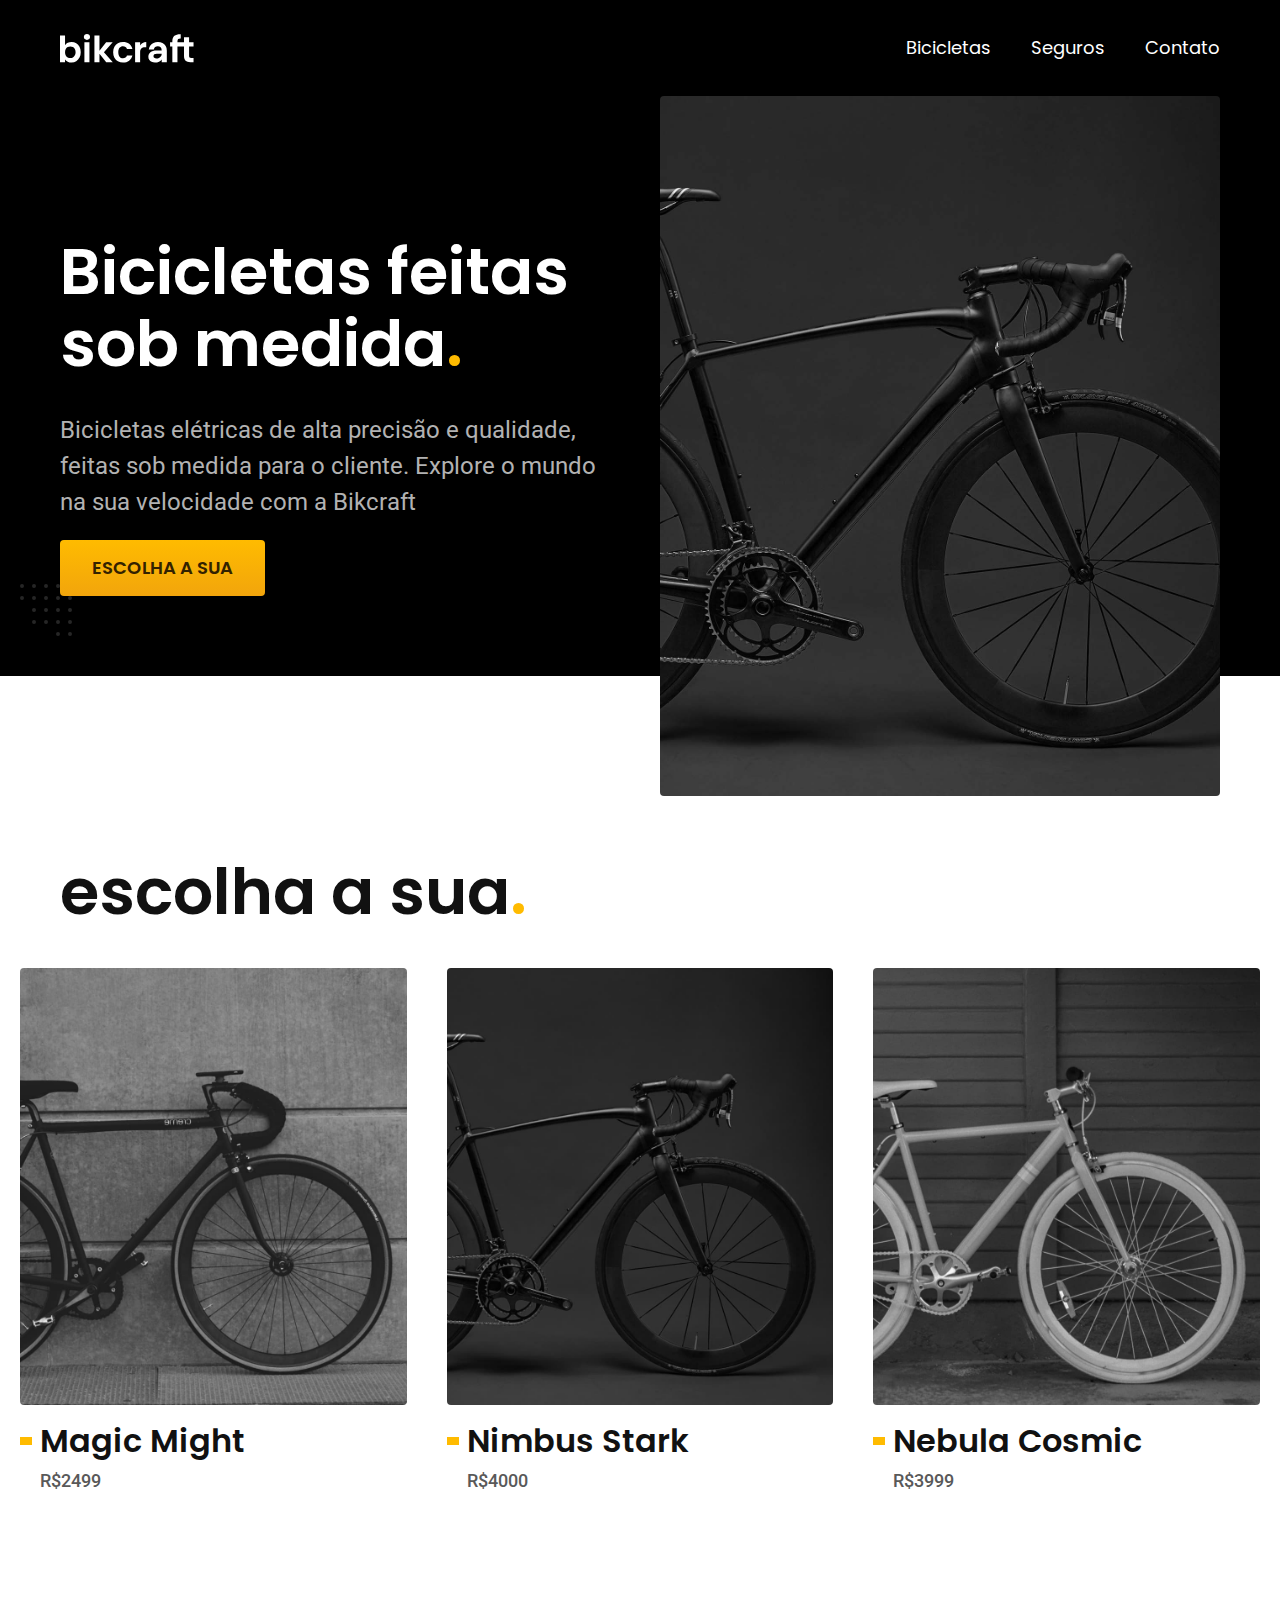
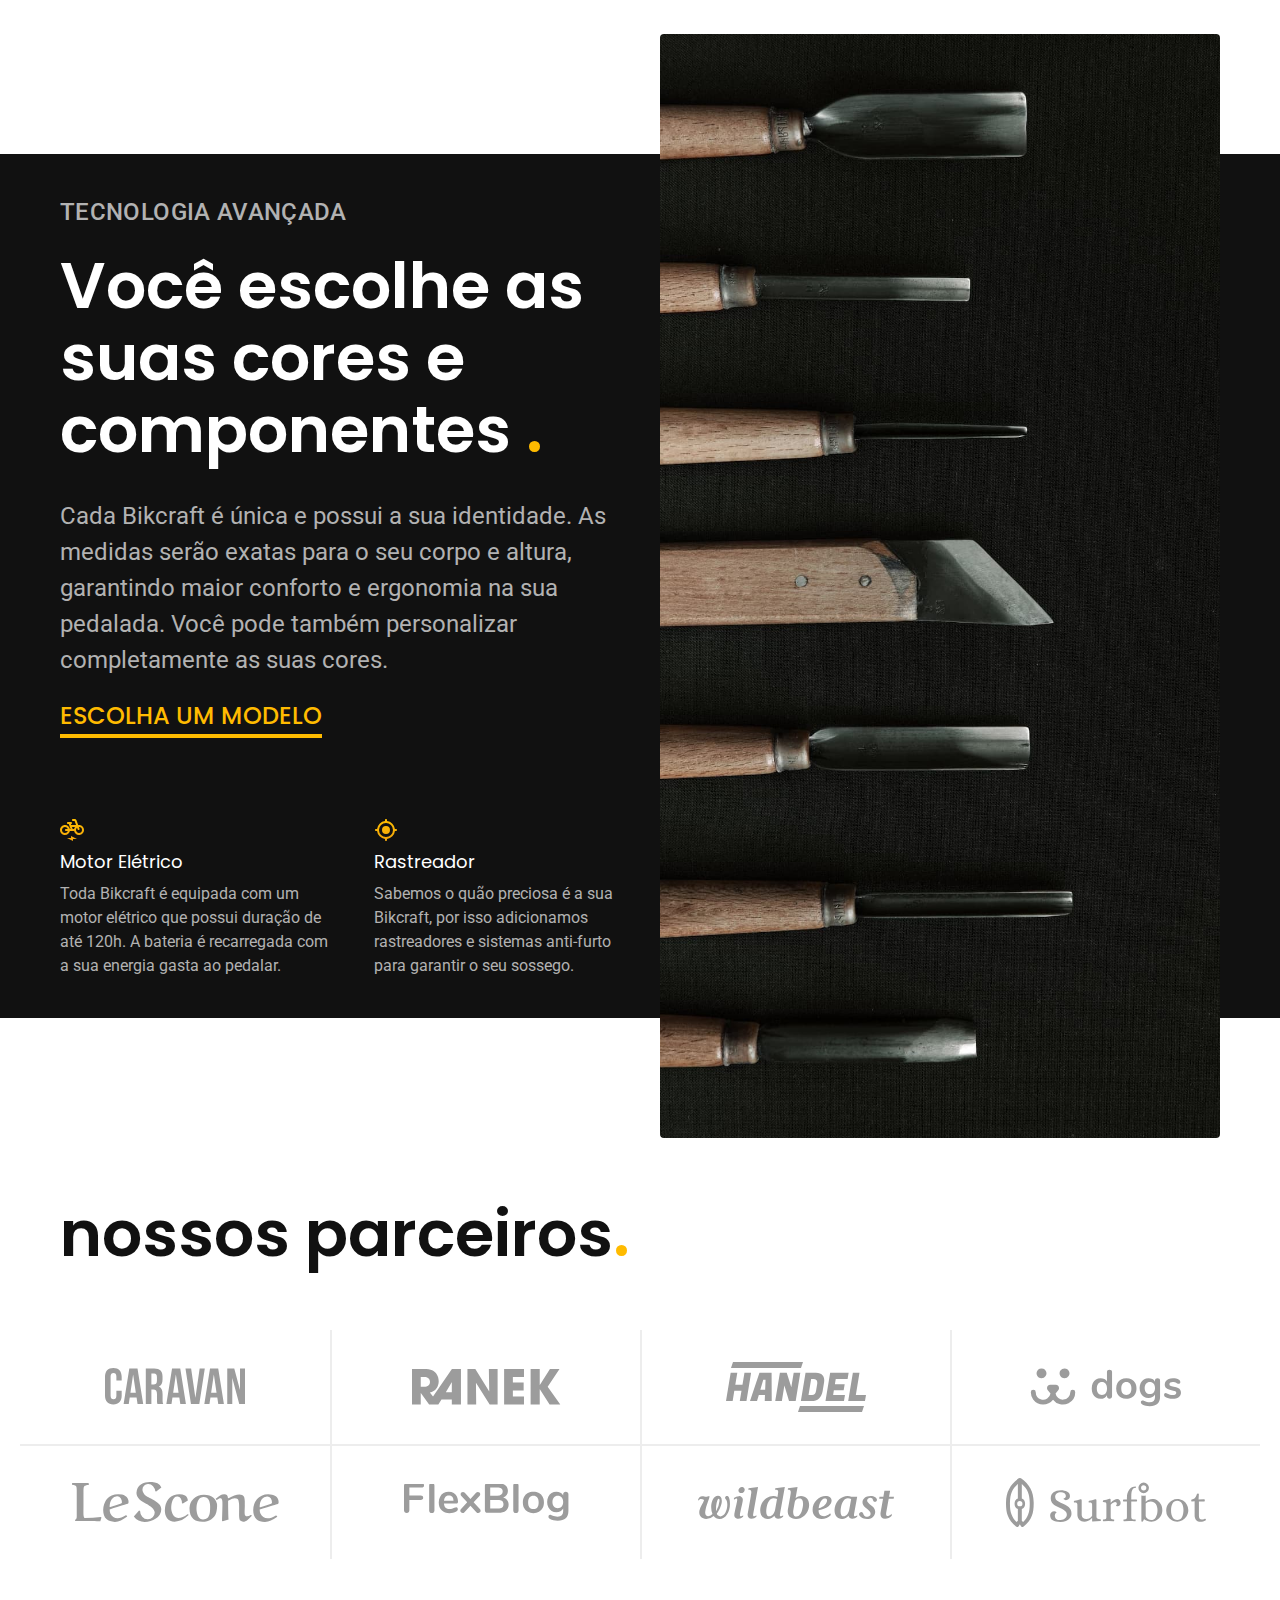
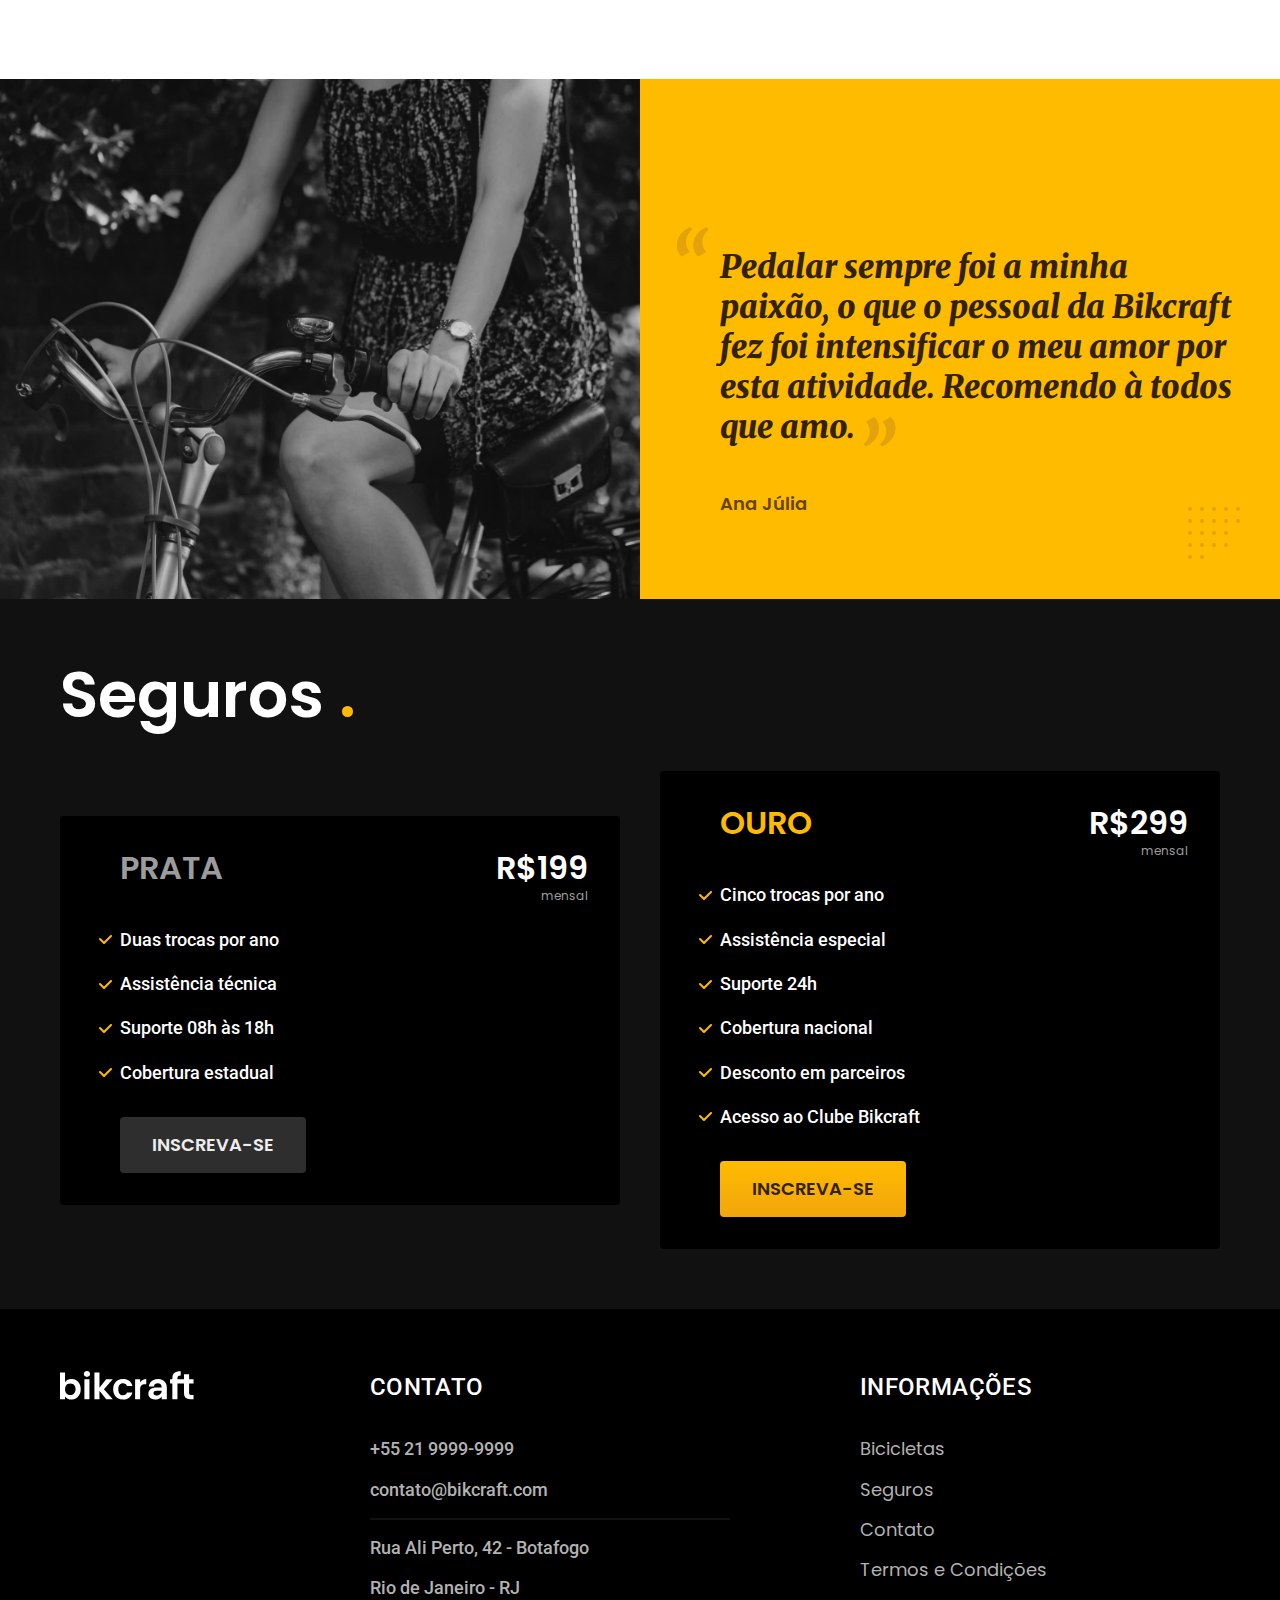
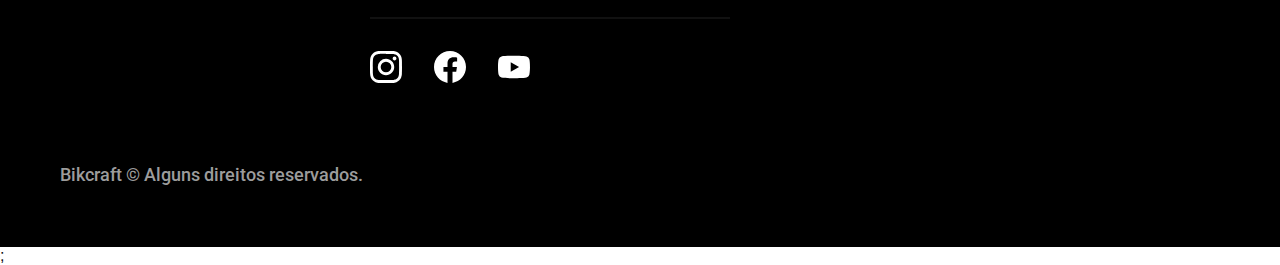
<file: index.html>
<!DOCTYPE html>
<html lang="pt-br">

<head>
  <meta charset="UTF-8">
  <meta name="viewport" content="width=device-width, initial-scale=1.0">

  <title>Bikcraft - Bicicletas Elétricas</title>
  <meta name="description" content="Bicicletas elétricas de alta precisão e qualidade,  
  feitas sob medida para o cliente. Explore o mundo na sua velocidade com a Bikcraft.">

  <link rel="icon" href="./favicon.svg" type="image/svj+xml">
  <link rel="preload" href="./css/style.min.css" as="style">
  <link rel="stylesheet" href="./css/style.min.css">

  <link rel="preconnect" href="https://fonts.googleapis.com">
  <link rel="preconnect" href="https://fonts.gstatic.com" crossorigin>
  <link href="https://fonts.googleapis.com/css2?family=Merriweather:ital,
  wght@1,900&family=Poppins:wght@400;600&family=Roboto:wght@400;500&display=swap" rel="stylesheet">

  <script>document.documentElement.classList.add('js')</script>
</head>

<body>
  <header class="header-bg">
    <div class="header container">

      <a href="./">
        <img src="./img/bikcraft.svg" width="136" height="32" alt="bikcraft">
      </a>

      <nav aria-label="primaria">
        <ul class="header-menu font-1-m cor-0">
          <li><a href="./bicicletas.html">Bicicletas</a></li>
          <li><a href="./seguros.html">Seguros</a></li>
          <li><a href="./contato.html">Contato</a></li>
        </ul>
      </nav>
    </div>
  </header>

  <main class="introducao-bg">
    <div class="introducao container">
      <div class="introducao-conteudo">
        <h1 class="font-1-xxl cor-0 fadeInDown" data-anime="200">Bicicletas feitas sob medida<span class="cor-p1">.</span></h1>
        <p class="font-2-l cor-5 fadeInDown" data-anime="400">Bicicletas elétricas de alta precisão e qualidade, feitas sob medida para o cliente.
          Explore o mundo na sua velocidade com a Bikcraft</p>
        <a class="botao fadeInDown" data-anime="600" href="./bicicletas.html">Escolha a sua</a>
      </div>
      <picture class="fadeInDown" data-anime="800">
        <source media="(max-width:800px)" srcset="./img/bicicletas/nimbus.jpg">
        <img src="./img/fotos/introducao.jpg" width="1280" height="1600" alt="bicicleta elétrica preta">
      </picture>
    </div>
  </main>


  <article class="bicicletas-lista">
    <h2 class=" font-1-xxl container">escolha a sua<span class="cor-p1">.</span></h2>
    <ul>
      <li>
        <a href="./bicicletas/magic.html">
          <img src="./img/bicicletas/magic-home.jpg" alt="bicicleta preta">
          <h3 class="font-1-xl">Magic Might</h3>
          <span class="font-2-m cor-8">R$2499</span>
        </a>
      </li>
      <li>
        <a href="./bicicletas/nimbus.html">
          <img src="./img/bicicletas/nimbus-home.jpg" alt="bicicleta preta">
          <h3 class="font-1-xl">Nimbus Stark</h3>
          <span class="font-2-m cor-8">R$4000</span>
        </a>
      </li>
      <li>
        <a href="./bicicletas/nebula.html">
          <img src="./img/bicicletas/nebula-home.jpg" alt="bicicleta preta">
          <h3 class="font-1-xl">Nebula Cosmic</h3>
          <span class="font-2-m cor-8">R$3999</span>
        </a>
      </li>
    </ul>
  </article>

  <article class="tecnologia-bg">
    <div class="tecnologia container">
      <div class="tecnologia-conteudo">
        <span class="font-2-l-b cor-5">Tecnologia Avançada</span>
        <h2 class="font-1-xxl cor-0">Você escolhe as suas cores e componentes <span class="cor-p1">.</span></h2>
        <p class="font-2-l cor-5">Cada Bikcraft é única e possui a sua identidade. As medidas serão exatas para o seu corpo e altura,
          garantindo maior conforto e ergonomia na sua pedalada. Você pode também personalizar completamente as suas cores.</p>
        <a class="link" href="./bicicletas.html">Escolha um Modelo</a>

        <div class="tecnologia-vantagens">
          <div>
            <img src="./img/icones/eletrica.svg" width="24" height="24" alt="">
            <h3 class="font-1-m cor-0">Motor Elétrico</h3>
            <p class="font-2-s cor-5">Toda Bikcraft é equipada com um motor elétrico que possui duração de até 120h.
              A bateria é recarregada com a sua energia gasta ao pedalar.</p>
          </div>
          <div>
            <img src="./img/icones/rastreador.svg" width="24" height="24" alt="">
            <h3 class="font-1-m cor-0">Rastreador</h3>
            <p class="font-2-s cor-5">Sabemos o quão preciosa é a sua Bikcraft, por isso adicionamos rastreadores
              e sistemas anti-furto para garantir o seu sossego.</p>
          </div>
        </div>
      </div>

      <div class="tecnologia-img">
        <img src="./img/fotos/tecnologia.jpg" width="1200" height="1920" alt="">
      </div>
    </div>
  </article>

  <section class="parceiros" aria-label="Nossos Parceiros">
    <h2 class=" font-1-xxl container">nossos parceiros<span class="cor-p1">.</span></h2>

    <ul>
      <li><img src="./img/parceiros/caravan.svg" alt="Caravan" width="140" height="38"></li>
      <li><img src="./img/parceiros/ranek.svg" alt="Ranek" width="149" height="36"></li>
      <li><img src="./img/parceiros/handel.svg" alt="Handel" width="140" height="50"></li>
      <li><img src="./img/parceiros/dogs.svg" alt="Dogs" width="152" height="39"></li>
      <li><img src="./img/parceiros/lescone.svg" alt="LeScone" width="208" height="41"></li>
      <li><img src="./img/parceiros/flexblog.svg" alt="FlexBlog" width="165" height="38"></li>
      <li><img src="./img/parceiros/wildbeast.svg" alt="Wildbeast" width="196" height="34"></li>
      <li><img src="./img/parceiros/surfbot.svg" alt="Surfbot" width="200" height="49"></li>
    </ul>
  </section>

  <section class="depoimento" aria-label="depoimento">
    <div>
      <img src="./img/fotos/depoimento.jpg" width="1560" height="1360" alt="pessoa pedalando uma bike bikcraft">
    </div>
    <div class="depoimento-conteudo">
      <blockquote class="font-1-xl cor-p5">
        <p>Pedalar sempre foi a minha paixão,
          o que o pessoal da Bikcraft fez foi intensificar o meu amor por esta atividade.
          Recomendo à todos que amo.</p>
        <span class="font-1-m-b cor-p4">Ana Júlia</span>
      </blockquote>
    </div>
  </section>

  <article class="seguros-bg">
    <div class="seguros container">
      <h2 class="font-1-xxl cor-0">Seguros <span class="cor-p1">.</span></h2>

      <div class="seguros-item">
        <h3 class="font-1-xl cor-6">PRATA</h3>
        <span class="font-1-xl cor-0">R$199 <span class="font-1-xs cor-6">mensal</span></span>
        <ul class="font-2-m cor-0">
          <li>Duas trocas por ano</li>
          <li>Assistência técnica</li>
          <li>Suporte 08h às 18h</li>
          <li>Cobertura estadual</li>
        </ul>
        <a href="./orcamento.html" class="botao secundario">Inscreva-se</a>
      </div>

      <div class="seguros-item">
        <h3 class="font-1-xl cor-p1">OURO</h3>
        <span class="font-1-xl cor-0">R$299 <span class="font-1-xs cor-6">mensal</span></span>
        <ul class="font-2-m cor-0">
          <li>Cinco trocas por ano</li>
          <li>Assistência especial</li>
          <li>Suporte 24h</li>
          <li>Cobertura nacional</li>
          <li>Desconto em parceiros</li>
          <li>Acesso ao Clube Bikcraft</li>
        </ul>
        <a href="./orcamento.html" class="botao">Inscreva-se</a>
      </div>
    </div>
  </article>

  <footer class="footer-bg">
    <div class="footer container">
      <img src="./img/bikcraft.svg" width="136" height="32" alt="bikcraft">
      <div class="footer-contato">
        <h3 class="font-2-l-b cor-0">Contato</h3>
        <ul class=" font-2-m cor-5">
          <li><a href="tel:+552199999999">+55 21 9999-9999</a></li>
          <li><a href="mailto:contato@bikcraft.com">contato@bikcraft.com</a></li>
          <li>Rua Ali Perto, 42 - Botafogo</li>
          <li>Rio de Janeiro - RJ</li>
        </ul>
        <div class="footer-redes">
          <a href="./">
            <img src="./img/redes/instagram.svg" alt="instagram">
          </a>
          <a href="./">
            <img src="./img/redes/facebook.svg" alt="facebook">
          </a>
          <a href="./">
            <img src="./img/redes/youtube.svg" alt="youtube">
          </a>
        </div>
      </div>
      <div class="footer-informacoes">
        <h3 class="font-2-l-b cor-0">Informações</h3>
        <nav>
          <ul class="font-1-m cor-5">
            <li><a href="./bicicletas.html">Bicicletas</a></li>
            <li><a href="./seguros.html">Seguros</a></li>
            <li><a href="./contato.html">Contato</a></li>
            <li><a href="./termos.html">Termos e Condições</a></li>
          </ul>
        </nav>
      </div>
      <p class="font-2-m cor-6 footer-cop">Bikcraft © Alguns direitos reservados.</p>
    </div>
  </footer>

  <script src="./js/plugins/simple-anime.js"></script>;
  <script src="./js/script.js"></script>
</body>

</html>
</file>
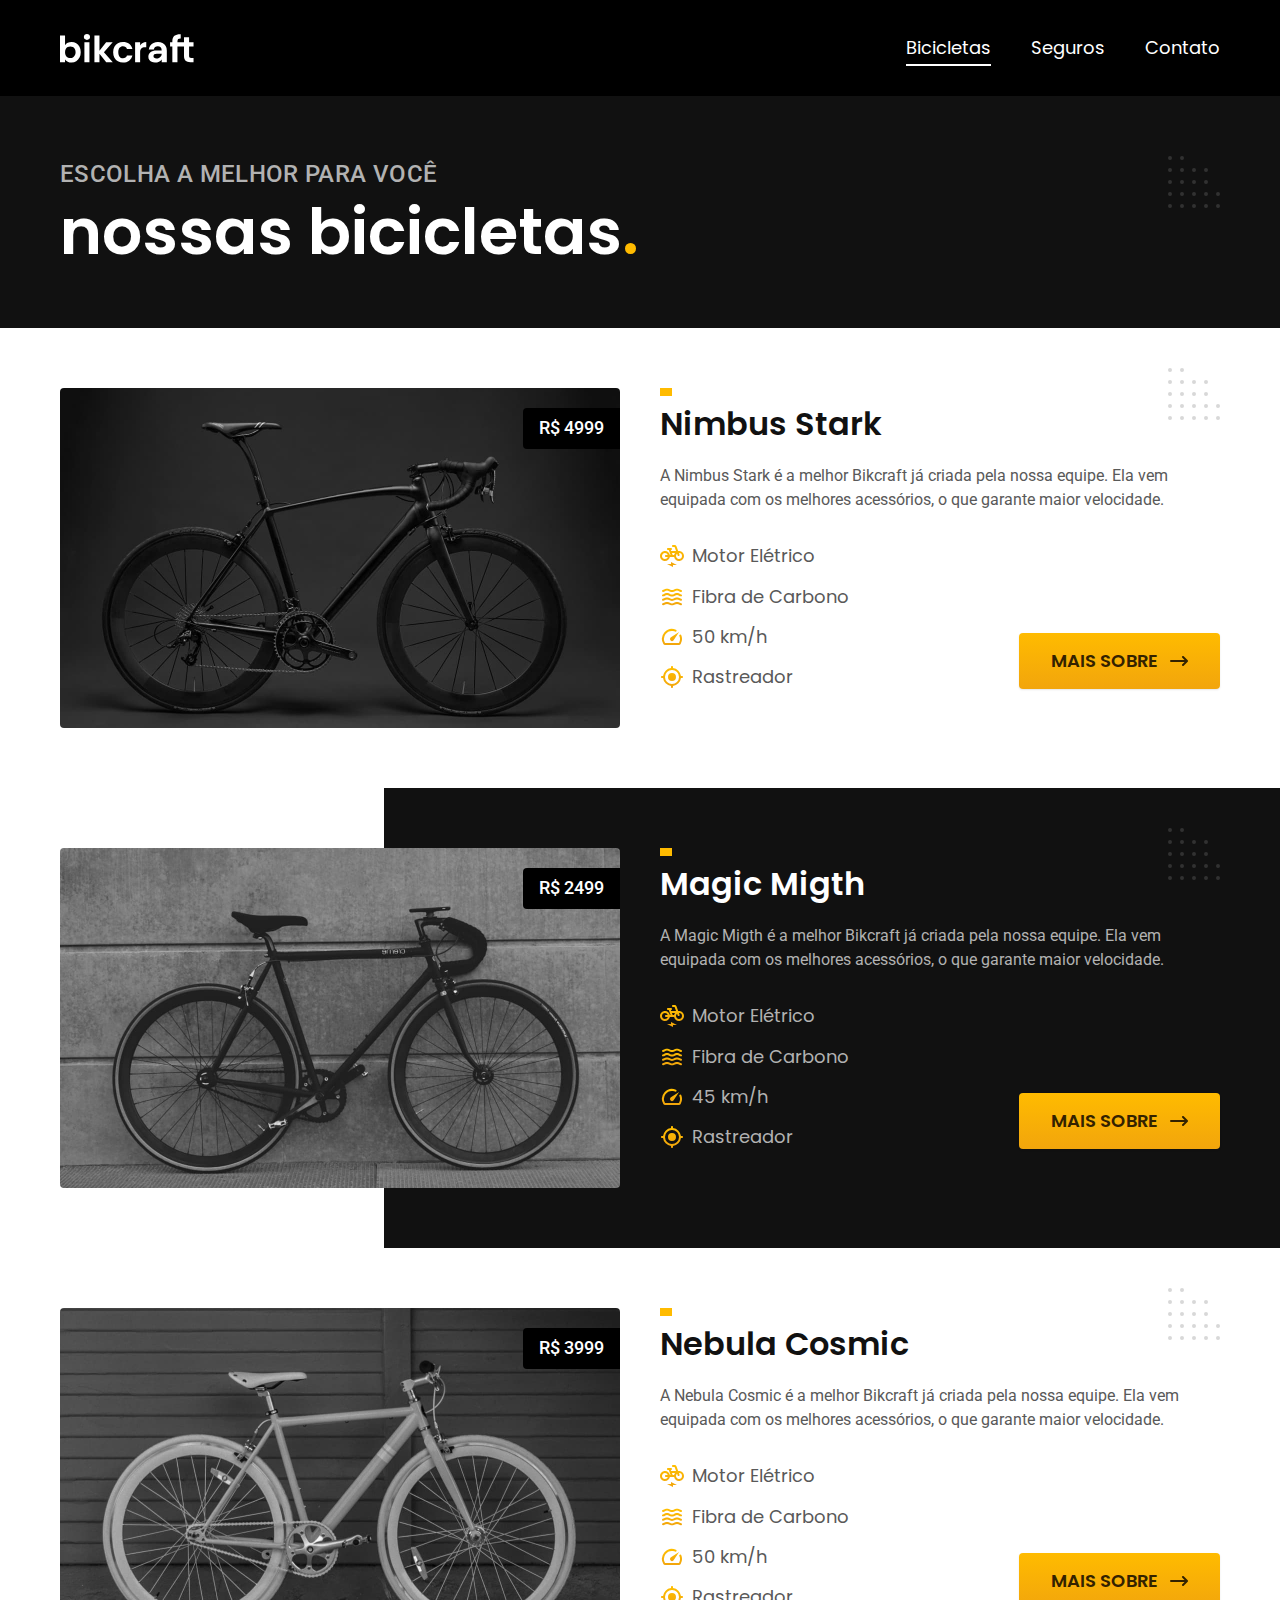
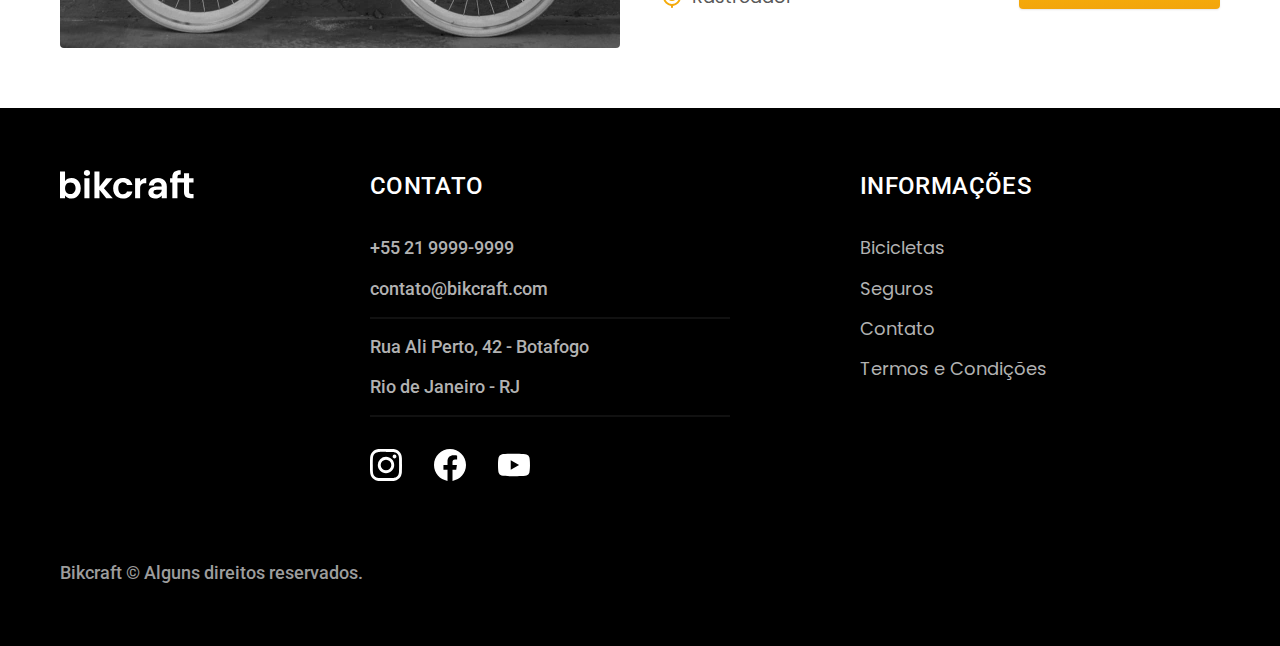
<file: bicicletas.html>
<!DOCTYPE html>
<html lang="pt-br">

<head>
  <meta charset="UTF-8">
  <meta name="viewport" content="width=device-width, initial-scale=1.0">

  <title>Bicicletas | Bikcraft</title>
  <meta name="description" content="bicicletas">

  <link rel="icon" href="./favicon.svg" type="image/svj+xml">
  <link rel="preload" href="./css/style.min.css" as="style">
  <link rel="stylesheet" href="./css/style.min.css">

  <link rel="preconnect" href="https://fonts.googleapis.com">
  <link rel="preconnect" href="https://fonts.gstatic.com" crossorigin>
  <link href="https://fonts.googleapis.com/css2?family=Merriweather:ital,
  wght@1,900&family=Poppins:wght@400;600&family=Roboto:wght@400;500&display=swap" rel="stylesheet">
  <script>document.documentElement.classList.add('js')</script>
</head>

<body id="bicicletas">
  <header class="header-bg">
    <div class="header container">

      <a href="./">
        <img src="./img/bikcraft.svg" alt="bikcraft">
      </a>

      <nav aria-label="primaria">
        <ul class="header-menu font-1-m cor-0">
          <li><a href="./bicicletas.html">Bicicletas</a></li>
          <li><a href="./seguros.html">Seguros</a></li>
          <li><a href="./contato.html">Contato</a></li>
        </ul>
      </nav>
    </div>
  </header>

  <main>
    <div class="titulo-bg">
      <div class="titulo container">
        <p class="font-2-l-b cor-5">Escolha a melhor para você</p>
        <h1 class="font-1-xxl cor-0">nossas bicicletas<span class="cor-p1">.</span></h1>
      </div>
    </div>


    <div class="bicicletas container">
      <div class="bicicletas-img">
        <img src="./img/bicicletas/nimbus.jpg" alt="bicicleta preta">
        <span class="font-2-m cor-0">R$ 4999</span>
      </div>
      <div class=" bicicletas-conteudo">
        <h2 class="font-1-xl">Nimbus Stark</h2>
        <p class="font-2-s cor-8">A Nimbus Stark é a melhor Bikcraft já criada pela nossa equipe.
          Ela vem equipada com os melhores acessórios, o que garante maior velocidade.</p>
        <ul class="font-1-m cor-8">
          <li>
            <img src="./img/icones/eletrica.svg" alt="">
            Motor Elétrico
          </li>
          <li>
            <img src="./img/icones/carbono.svg" alt="">
            Fibra de Carbono
          </li>
          <li>
            <img src="./img/icones/velocidade.svg" alt="">
            50 km/h
          </li>
          <li>
            <img src="./img/icones/rastreador.svg" alt="">
            Rastreador
          </li>
        </ul>

        <a class="botao seta" href="./bicicletas/nimbus.html">Mais Sobre</a>
      </div>
    </div>


    <div class="bicicletas-bg">
      <div class="bicicletas container">
        <div class="bicicletas-img">
          <img src="./img/bicicletas/magic.jpg" alt="bicicleta preta">
          <span class="font-2-m cor-0">R$ 2499</span>
        </div>
        <div class=" bicicletas-conteudo">
          <h2 class="font-1-xl cor-0">Magic Migth</h2>
          <p class="font-2-s cor-5">A Magic Migth é a melhor Bikcraft já criada pela nossa equipe.
            Ela vem equipada com os melhores acessórios, o que garante maior velocidade.</p>
          <ul class="font-1-m cor-5">
            <li>
              <img src="./img/icones/eletrica.svg" alt="">
              Motor Elétrico
            </li>
            <li>
              <img src="./img/icones/carbono.svg" alt="">
              Fibra de Carbono
            </li>
            <li>
              <img src="./img/icones/velocidade.svg" alt="">
              45 km/h
            </li>
            <li>
              <img src="./img/icones/rastreador.svg" alt="">
              Rastreador
            </li>
          </ul>
          <a class="botao seta" href="./bicicletas/magic.html">Mais Sobre</a>
        </div>
      </div>
    </div>

    <div class="bicicletas container">
      <div class="bicicletas-img">
        <img src="./img/bicicletas/nebula.jpg" alt="bicicleta preta">
        <span class="font-2-m cor-0">R$ 3999</span>
      </div>
      <div class=" bicicletas-conteudo">
        <h2 class="font-1-xl">Nebula Cosmic</h2>
        <p class="font-2-s cor-8">A Nebula Cosmic é a melhor Bikcraft já criada pela nossa equipe.
          Ela vem equipada com os melhores acessórios, o que garante maior velocidade.</p>
        <ul class="font-1-m cor-8">
          <li>
            <img src="./img/icones/eletrica.svg" alt="">
            Motor Elétrico
          </li>
          <li>
            <img src="./img/icones/carbono.svg" alt="">
            Fibra de Carbono
          </li>
          <li>
            <img src="./img/icones/velocidade.svg" alt="">
            50 km/h
          </li>
          <li>
            <img src="./img/icones/rastreador.svg" alt="">
            Rastreador
          </li>
        </ul>
        <a class="botao seta" href="./bicicletas/nebula.html">Mais Sobre</a>
      </div>
    </div>
  </main>


  <footer class=" footer-bg">
    <div class="footer container">
      <img src="./img/bikcraft.svg" alt="bikcraft">
      <div class="footer-contato">
        <h3 class="font-2-l-b cor-0">Contato</h3>
        <ul class=" font-2-m cor-5">
          <li><a href="tel:+552199999999">+55 21 9999-9999</a></li>
          <li><a href="mailto:contato@bikcraft.com">contato@bikcraft.com</a></li>
          <li>Rua Ali Perto, 42 - Botafogo</li>
          <li>Rio de Janeiro - RJ</li>
        </ul>
        <div class="footer-redes">
          <a href="./">
            <img src="./img/redes/instagram.svg" alt="instagram">
          </a>
          <a href="./">
            <img src="./img/redes/facebook.svg" alt="facebook">
          </a>
          <a href="./">
            <img src="./img/redes/youtube.svg" alt="youtube">
          </a>
        </div>
      </div>
      <div class="footer-informacoes">
        <h3 class="font-2-l-b cor-0">Informações</h3>
        <nav>
          <ul class="font-1-m cor-5">
            <li><a href="./bicicletas.html">Bicicletas</a></li>
            <li><a href="./seguros.html">Seguros</a></li>
            <li><a href="./contato.html">Contato</a></li>
            <li><a href="./termos.html">Termos e Condições</a></li>
          </ul>
        </nav>
      </div>
      <p class="font-2-m cor-6 footer-cop">Bikcraft © Alguns direitos reservados.</p>
    </div>
  </footer>
  <script src="./js/script.js"></script>
</body>

</html>
</file>
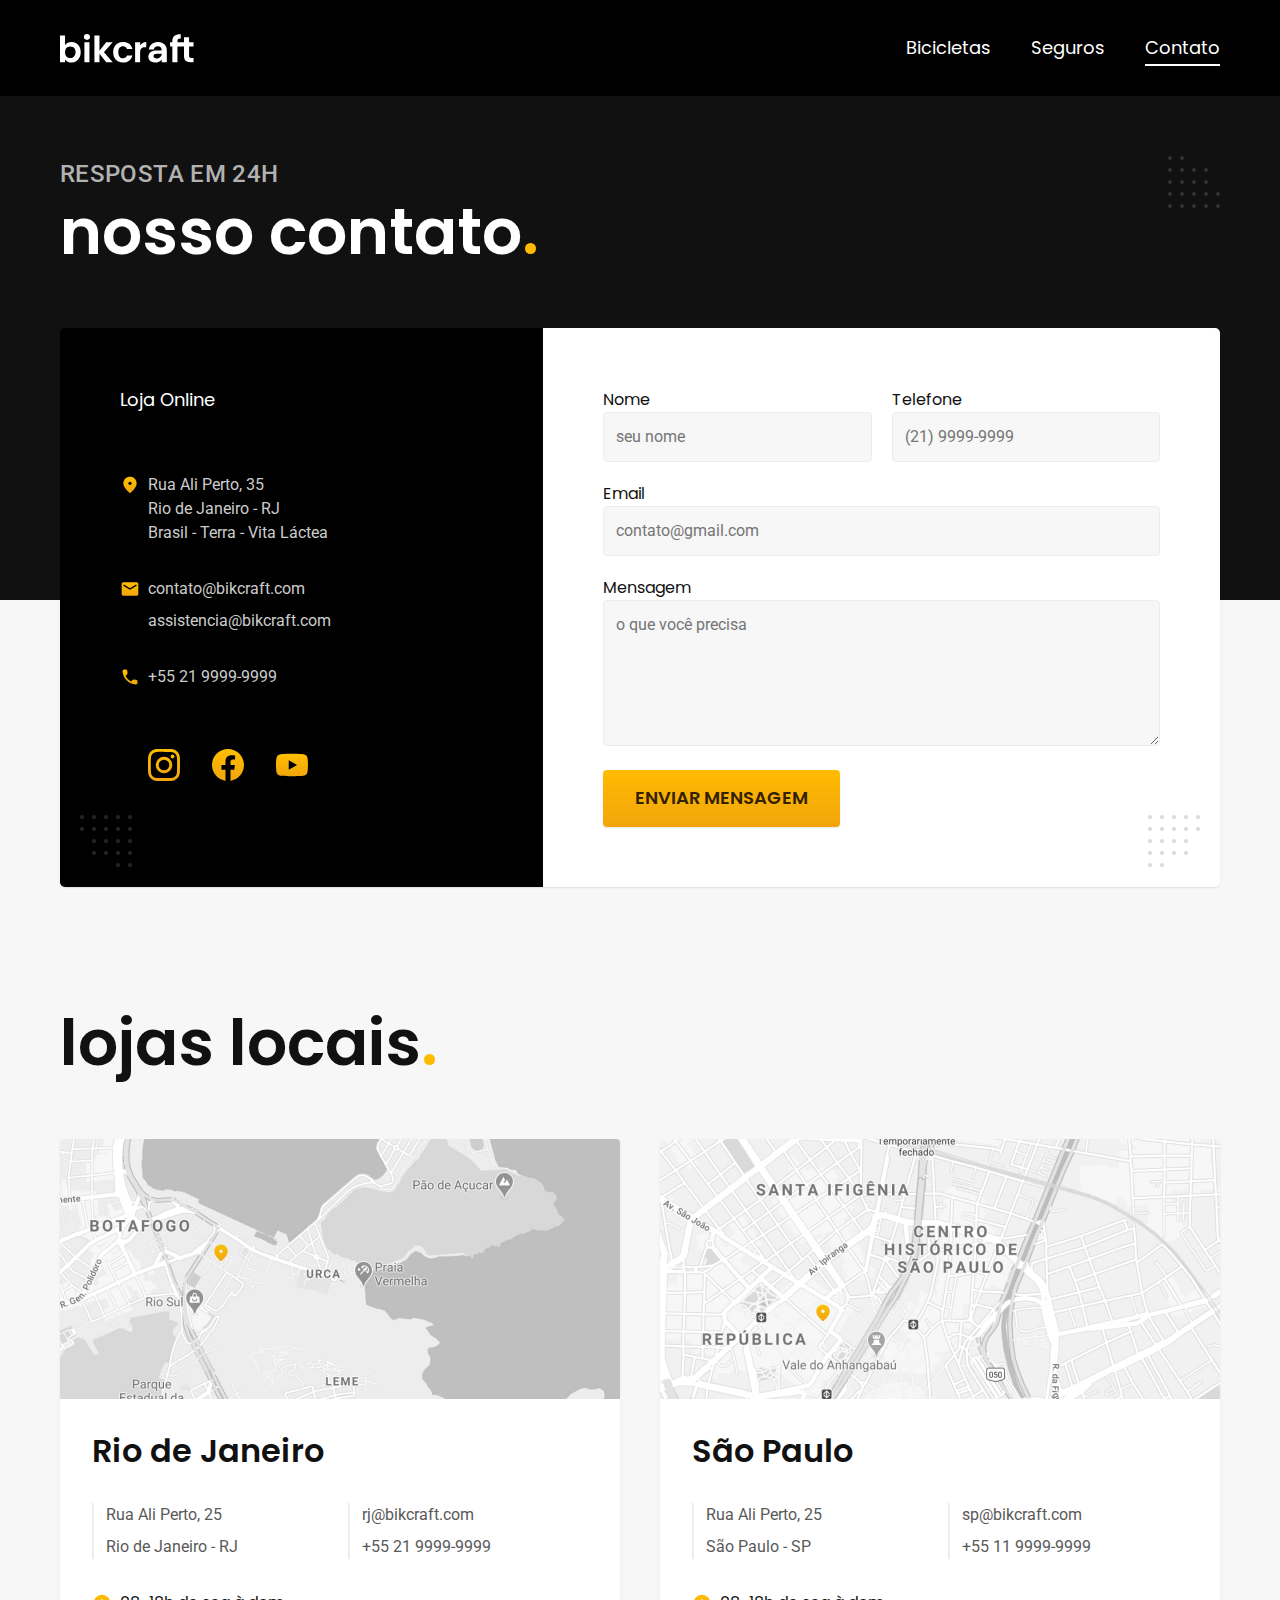
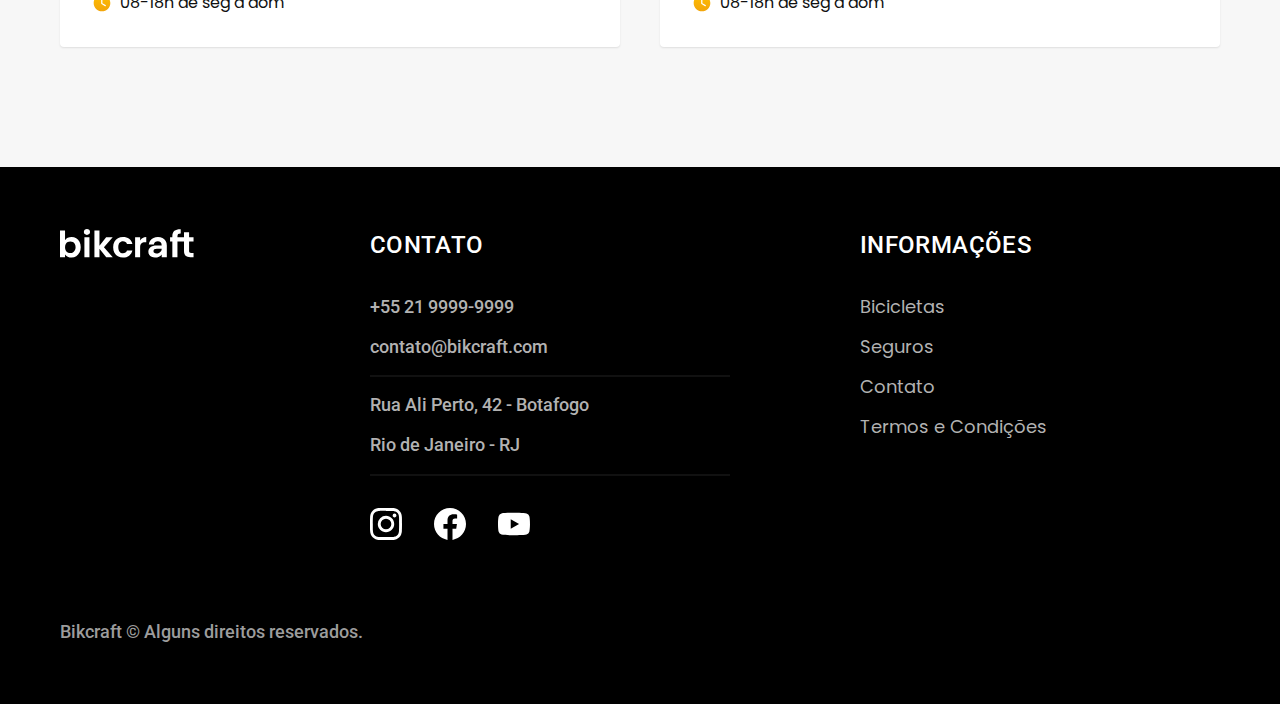
<file: contato.html>
<!DOCTYPE html>
<html lang="pt-br">

<head>
  <meta charset="UTF-8">
  <meta name="viewport" content="width=device-width, initial-scale=1.0">

  <title>Contato | Bikcraft</title>
  <meta name="description" content="Termos e Condições">

  <link rel="icon" href="./favicon.svg" type="image/svj+xml">
  <link rel="preload" href="./css/style.min.css" as="style">
  <link rel="stylesheet" href="./css/style.min.css">

  <link rel="preconnect" href="https://fonts.googleapis.com">
  <link rel="preconnect" href="https://fonts.gstatic.com" crossorigin>
  <link href="https://fonts.googleapis.com/css2?family=Merriweather:ital,
  wght@1,900&family=Poppins:wght@400;600&family=Roboto:wght@400;500&display=swap" rel="stylesheet">
  <script>document.documentElement.classList.add('js')</script>
</head>

<body id="contato">
  <header class="header-bg">
    <div class="header container">

      <a href="./">
        <img src="./img/bikcraft.svg" alt="bikcraft">
      </a>

      <nav aria-label="primaria">
        <ul class="header-menu font-1-m cor-0">
          <li><a href="./bicicletas.html">Bicicletas</a></li>
          <li><a href="./seguros.html">Seguros</a></li>
          <li><a href="./contato.html">Contato</a></li>
        </ul>
      </nav>
    </div>
  </header>

  <main>
    <div class="titulo-bg">
      <div class="titulo container">
        <p class="font-2-l-b cor-5">Resposta em 24h</p>
        <h1 class="font-1-xxl cor-0">nosso contato<span class="cor-p1">.</span></h1>
      </div>
    </div>

    <div class="contato container">
      <section class="contato-dados" aria-label="Endereço">
        <h2 class="font-1-m cor-0">Loja Online</h2>
        <div class="contato-endereco font-2-s cor-4">
          <p>Rua Ali Perto, 35</p>
          <p>Rio de Janeiro - RJ</p>
          <p>Brasil - Terra - Vita Láctea</p>
        </div>
        <address class="contato-meios font-2-s cor-4">
          <a href="mailto:contato@bikcraft.com">contato@bikcraft.com</a>
          <a href="mailto:assistencia@bikcraft.com">assistencia@bikcraft.com</a>
          <a href="tel:+552199999999">+55 21 9999-9999</a>
        </address>
        <div class="contato-redes">
          <a href="./">
            <img src="./img/redes/instagram-p.svg" alt="instagram">
          </a>
          <a href="./">
            <img src="./img/redes/facebook-p.svg" alt="facebook">
          </a>
          <a href="./">
            <img src="./img/redes/youtube-p.svg" alt="youtube">
          </a>
        </div>
      </section>

      <section class="contato-formulario" aria-label="Formulário">
        <form class="form" action="./contato.html">
          <div>
            <label for="nome">Nome</label>
            <input type="text" id="nome" name="nome" placeholder="seu nome">
          </div>
          <div>
            <label for="telefone">Telefone</label>
            <input type="text" id="telefone" name="telefone" placeholder="(21) 9999-9999">
          </div>
          <div class="col-2">
            <label for="email">Email</label>
            <input type="email" id="email" name="email" placeholder="contato@gmail.com">
          </div>
          <div class="col-2">
            <label for="mensagem">Mensagem</label>
            <textarea rows="5" id="mensagem" name="mensagem" placeholder="o que você precisa"></textarea>
          </div>
          <button class="botao col-2">Enviar Mensagem</button>
        </form>
      </section>
    </div>
  </main>

  <article class="lojas container">
    <h2 class="font-1-xxl">lojas locais<span class="cor-p1">.</span></h2>
    <div class="lojas-item">
      <img src="./img/lojas/rj.jpg" alt="mapa marcando o endereço em Rua Ali Perto, 25 - Rio de Janeiro - RJ">
      <div class="lojas-conteudo">
        <h3 class="font-1-xl">Rio de Janeiro</h3>
        <div class="lojas-dados font-2-s cor-8">
          <p>Rua Ali Perto, 25</p>
          <p>Rio de Janeiro - RJ</p>
        </div>
        <div class="lojas-dados font-2-s cor-8">
          <a href="mailto:rj@bikcraft.com">rj@bikcraft.com</a>
          <a href="tel:+552199999999">+55 21 9999-9999</a>
        </div>
        <p class="lojas-tempo font-1-s"><img src="./img/icones/horario.svg" alt="">08-18h de seg à dom</p>
      </div>
    </div>

    <div class="lojas-item">
      <img src="./img/lojas/sp.jpg" alt="mapa marcando o endereço em Rua Ali Perto, 25 - São Paulo - SP">
      <div class="lojas-conteudo">
        <h3 class="font-1-xl">São Paulo</h3>
        <div class="lojas-dados font-2-s cor-8">
          <p>Rua Ali Perto, 25</p>
          <p>São Paulo - SP</p>
        </div>
        <div class="lojas-dados font-2-s cor-8">
          <a href="mailto:sp@bikcraft.com">sp@bikcraft.com</a>
          <a href="tel:+551199999999">+55 11 9999-9999</a>
        </div>
        <p class="lojas-tempo font-1-s"><img src="./img/icones/horario.svg" alt="">08-18h de seg à dom</p>
      </div>
    </div>
  </article>

  <footer class=" footer-bg">
    <div class="footer container">
      <img src="./img/bikcraft.svg" alt="bikcraft">
      <div class="footer-contato">
        <h3 class="font-2-l-b cor-0">Contato</h3>
        <ul class=" font-2-m cor-5">
          <li><a href="tel:+552199999999">+55 21 9999-9999</a></li>
          <li><a href="mailto:contato@bikcraft.com">contato@bikcraft.com</a></li>
          <li>Rua Ali Perto, 42 - Botafogo</li>
          <li>Rio de Janeiro - RJ</li>
        </ul>
        <div class="footer-redes">
          <a href="./">
            <img src="./img/redes/instagram.svg" alt="instagram">
          </a>
          <a href="./">
            <img src="./img/redes/facebook.svg" alt="facebook">
          </a>
          <a href="./">
            <img src="./img/redes/youtube.svg" alt="youtube">
          </a>
        </div>
      </div>
      <div class="footer-informacoes">
        <h3 class="font-2-l-b cor-0">Informações</h3>
        <nav>
          <ul class="font-1-m cor-5">
            <li><a href="./bicicletas.html">Bicicletas</a></li>
            <li><a href="./seguros.html">Seguros</a></li>
            <li><a href="./contato.html">Contato</a></li>
            <li><a href="./termos.html">Termos e Condições</a></li>
          </ul>
        </nav>
      </div>
      <p class="font-2-m cor-6 footer-cop">Bikcraft © Alguns direitos reservados.</p>
    </div>
  </footer>
  <script src="./js/script.js"></script>
</body>

</html>
</file>
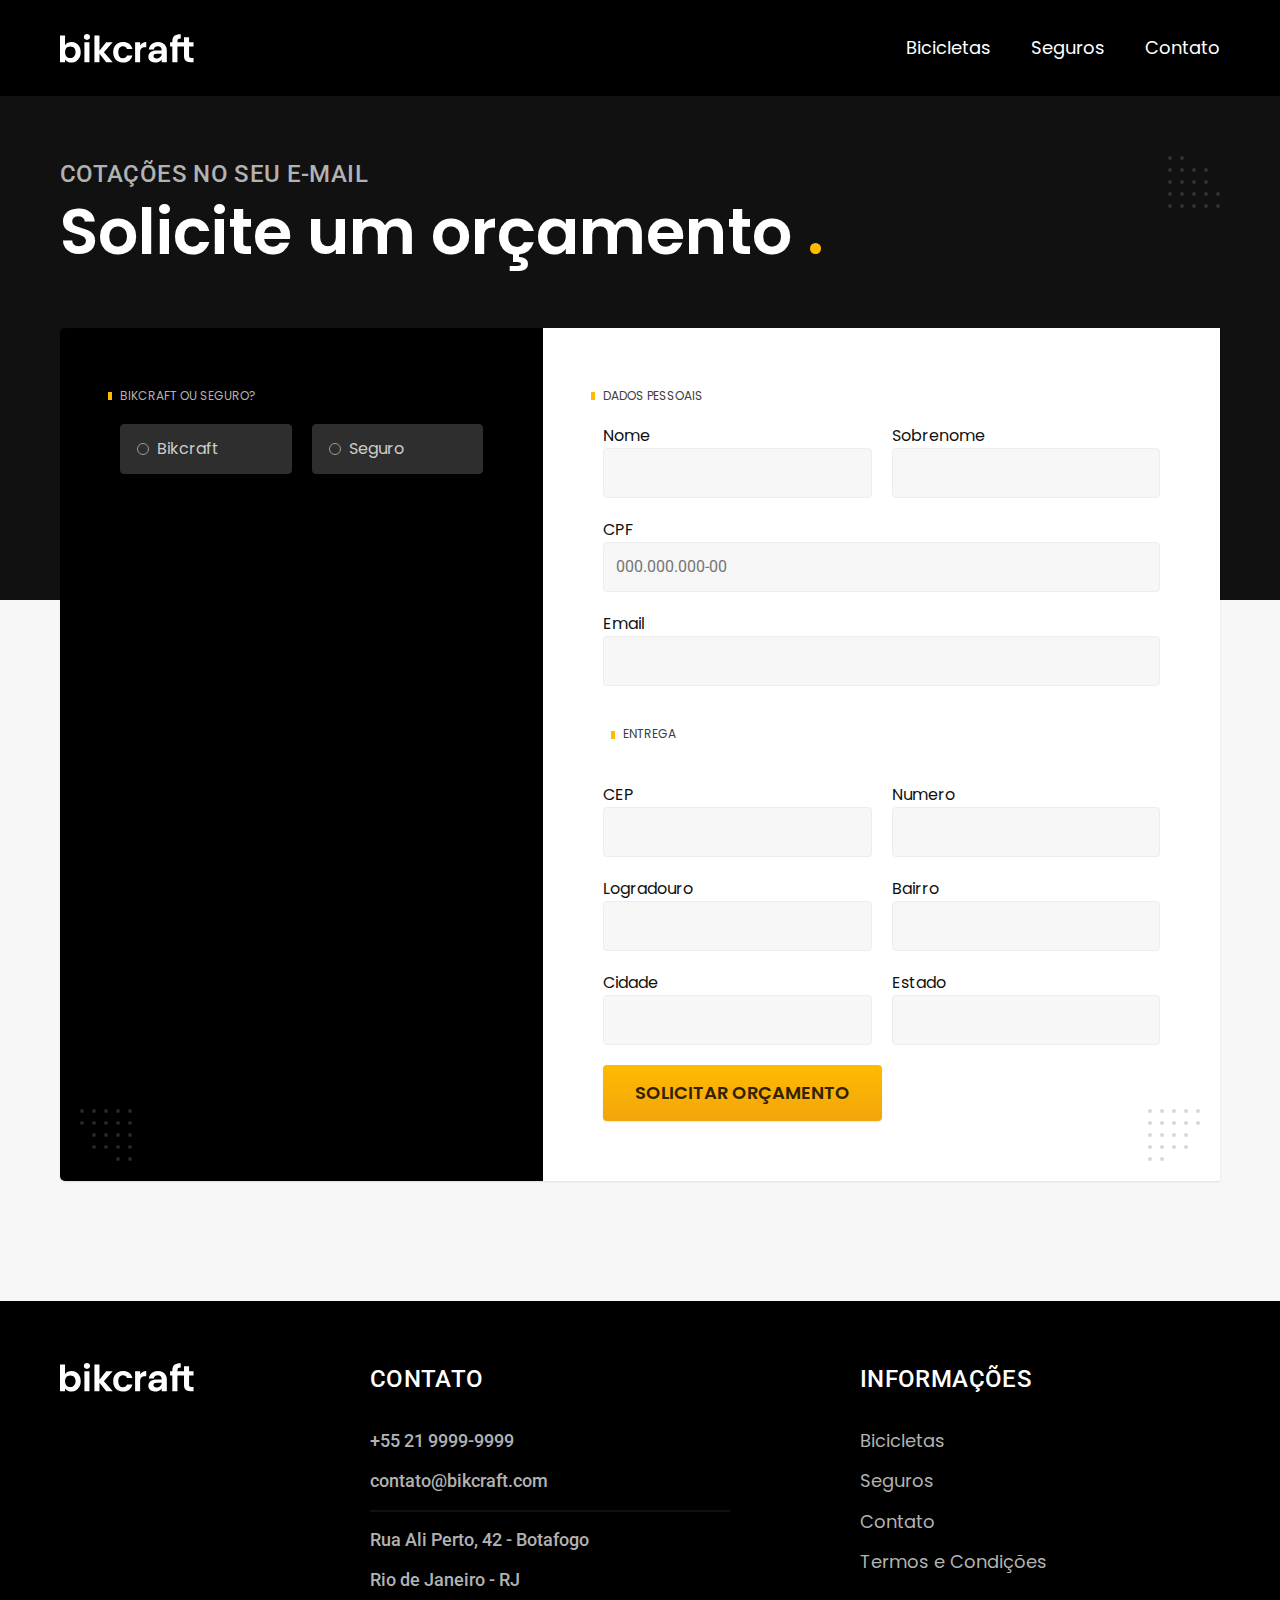
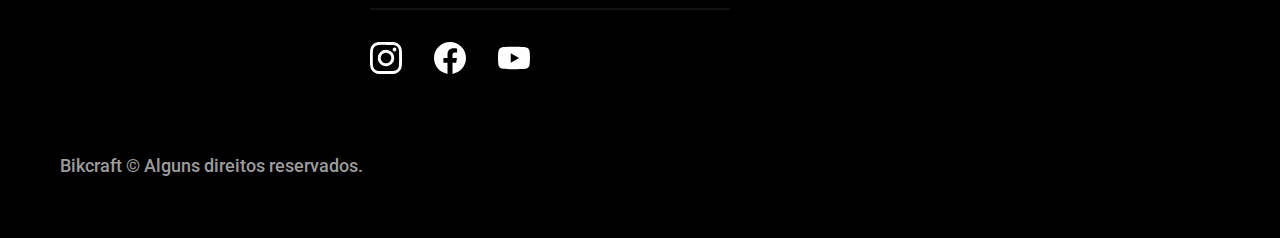
<file: orcamento.html>
<!DOCTYPE html>
<html lang="pt-br">

<head>
  <meta charset="UTF-8">
  <meta name="viewport" content="width=device-width, initial-scale=1.0">

  <title>Orçamento | Bikcraft</title>
  <meta name="description" content="orçamento">

  <link rel="icon" href="./favicon.svg" type="image/svj+xml">
  <link rel="preload" href="./css/style.min.css" as="style">
  <link rel="stylesheet" href="./css/style.min.css">

  <link rel="preconnect" href="https://fonts.googleapis.com">
  <link rel="preconnect" href="https://fonts.gstatic.com" crossorigin>
  <link href="https://fonts.googleapis.com/css2?family=Merriweather:ital,
  wght@1,900&family=Poppins:wght@400;600&family=Roboto:wght@400;500&display=swap" rel="stylesheet">
  <script>document.documentElement.classList.add('js')</script>
</head>

<body id="orcamento">
  <header class=" header-bg">
    <div class="header container">

      <a href="./">
        <img src="./img/bikcraft.svg" alt="bikcraft">
      </a>

      <nav aria-label="primaria">
        <ul class="header-menu font-1-m cor-0">
          <li><a href="./bicicletas.html">Bicicletas</a></li>
          <li><a href="./seguros.html">Seguros</a></li>
          <li><a href="./contato.html">Contato</a></li>
        </ul>
      </nav>
    </div>
  </header>

  <main>
    <div class="titulo-bg">
      <div class="titulo container">
        <p class="font-2-l-b cor-5">Cotações no seu e-mail</p>
        <h1 class="font-1-xxl cor-0">Solicite um orçamento <span class="cor-p1">.</span></h1>
      </div>
    </div>

    <form class="orcamento container" action="./">
      <div class="orcamento-produto">
        <h2 class="font-1-xs cor-5">Bikcraft ou Seguro?</h2>

        <input type="radio" name="tipo" value="bikcraft" id="bikcraft">
        <label for="bikcraft">Bikcraft</label>

        <input type="radio" name="tipo" value="seguro" id="seguro">
        <label for="seguro">Seguro</label>

        <div id="orcamento-bikcraft" class="orcamento-conteudo">
          <h2 class="font-1-xs cor-5">Escolha a sua (Bikcraft)</h2>

          <input type="radio" name="produto" value="nimbus" id="nimbus">
          <label for="nimbus">Nimbus Stark <span>R$ 4999</span></label>
          <div class="orcamento-detalhes">
            <ul>
              <li><img src="./img/icones/eletrica.svg" alt=""> Motor Elétrico</li>
              <li><img src="./img/icones/carbono.svg" alt=""> Fibra de carbono</li>
              <li><img src="./img/icones/velocidade.svg" alt=""> 50 km/h</li>
              <li><img src="./img/icones/rastreador.svg" alt=""> Rastreador</li>
            </ul>
            <img src="./img/bicicletas/nimbus.jpg" alt="bicicleta preta">
          </div>

          <input type="radio" name="produto" value="magic" id="magic">
          <label for="magic">Magic Might <span>R$ 2499</span></label>
          <div class="orcamento-detalhes">
            <ul>
              <li><img src="./img/icones/eletrica.svg" alt=""> Motor Elétrico</li>
              <li><img src="./img/icones/carbono.svg" alt=""> Fibra de carbono</li>
              <li><img src="./img/icones/velocidade.svg" alt=""> 45 km/h</li>
              <li><img src="./img/icones/rastreador.svg" alt=""> Rastreador</li>
            </ul>
            <img src="./img/bicicletas/magic.jpg" alt="bicicleta preta">
          </div>

          <input type="radio" name="produto" value="nebula" id="nebula">
          <label for="nebula">Nebula Cosmic <span>R$ 3999</span></label>
          <div class="orcamento-detalhes">
            <ul>
              <li><img src="./img/icones/eletrica.svg" alt=""> Motor Elétrico</li>
              <li><img src="./img/icones/carbono.svg" alt=""> Fibra de carbono</li>
              <li><img src="./img/icones/velocidade.svg" alt=""> 40 km/h</li>
              <li><img src="./img/icones/rastreador.svg" alt=""> Rastreador</li>
            </ul>
            <img src="./img/bicicletas/nebula.jpg" alt="bicicleta preta">
          </div>
        </div>

        <div id="orcamento-seguro" class="orcamento-conteudo">
          <h2 class="font-1-xs cor-5">Escolha o Plano</h2>

          <input type="radio" name="produto" value="prata" id="prata">
          <label for="prata">Prata <span>R$ 199</span></label>

          <input type="radio" name="produto" value="ouro" id="ouro">
          <label for="ouro">Ouro <span>R$ 299</span></label>
        </div>
      </div>

      <div class="orcamento-dados form">
        <h2 class="font-1-xs cor-9 col-2">Dados Pessoais</h2>
        <div>
          <label for="nome">Nome</label>
          <input type="text" id="nome" name="nome">
        </div>
        <div>
          <label for="sobrenome">Sobrenome</label>
          <input type="text" id="sobrenome" name="sobrenome">
        </div>
        <div class="col-2">
          <label for="cpf">CPF</label>
          <input type="text" id="cpf" name="cpf" placeholder="000.000.000-00">
        </div>
        <div class="col-2">
          <label for="email">Email</label>
          <input type="email" id="email" name="email">
        </div>

        <h2 class="font-1-xs cor-9 col-2">Entrega</h2>
        <div>
          <label for="cep">CEP</label>
          <input type="text" id="cep" name="cep">
        </div>
        <div>
          <label for="numero">Numero</label>
          <input type="text" id="numero" name="numero">
        </div>
        <div>
          <label for="logradouro">Logradouro</label>
          <input type="text" id="logradouro" name="logradouro">
        </div>
        <div>
          <label for="bairro">Bairro</label>
          <input type="text" id="bairro" name="bairro">
        </div>
        <div>
          <label for="cidade">Cidade</label>
          <input type="text" id="cidade" name="cidade">
        </div>
        <div>
          <label for="estado">Estado</label>
          <input type="text" id="estado" name="estado">
        </div>
        <button class="botao col-2">Solicitar Orçamento</button>
      </div>
    </form>

  </main>


  <footer class=" footer-bg">
    <div class="footer container">
      <img src="./img/bikcraft.svg" alt="bikcraft">
      <div class="footer-contato">
        <h3 class="font-2-l-b cor-0">Contato</h3>
        <ul class=" font-2-m cor-5">
          <li><a href="tel:+552199999999">+55 21 9999-9999</a></li>
          <li><a href="mailto:contato@bikcraft.com">contato@bikcraft.com</a></li>
          <li>Rua Ali Perto, 42 - Botafogo</li>
          <li>Rio de Janeiro - RJ</li>
        </ul>
        <div class="footer-redes">
          <a href="./">
            <img src="./img/redes/instagram.svg" alt="instagram">
          </a>
          <a href="./">
            <img src="./img/redes/facebook.svg" alt="facebook">
          </a>
          <a href="./">
            <img src="./img/redes/youtube.svg" alt="youtube">
          </a>
        </div>
      </div>
      <div class="footer-informacoes">
        <h3 class="font-2-l-b cor-0">Informações</h3>
        <nav>
          <ul class="font-1-m cor-5">
            <li><a href="./bicicletas.html">Bicicletas</a></li>
            <li><a href="./seguros.html">Seguros</a></li>
            <li><a href="./contato.html">Contato</a></li>
            <li><a href="./termos.html">Termos e Condições</a></li>
          </ul>
        </nav>
      </div>
      <p class="font-2-m cor-6 footer-cop">Bikcraft © Alguns direitos reservados.</p>
    </div>
  </footer>
  <script src="./js/script.js"></script>
</body>

</html>
</file>
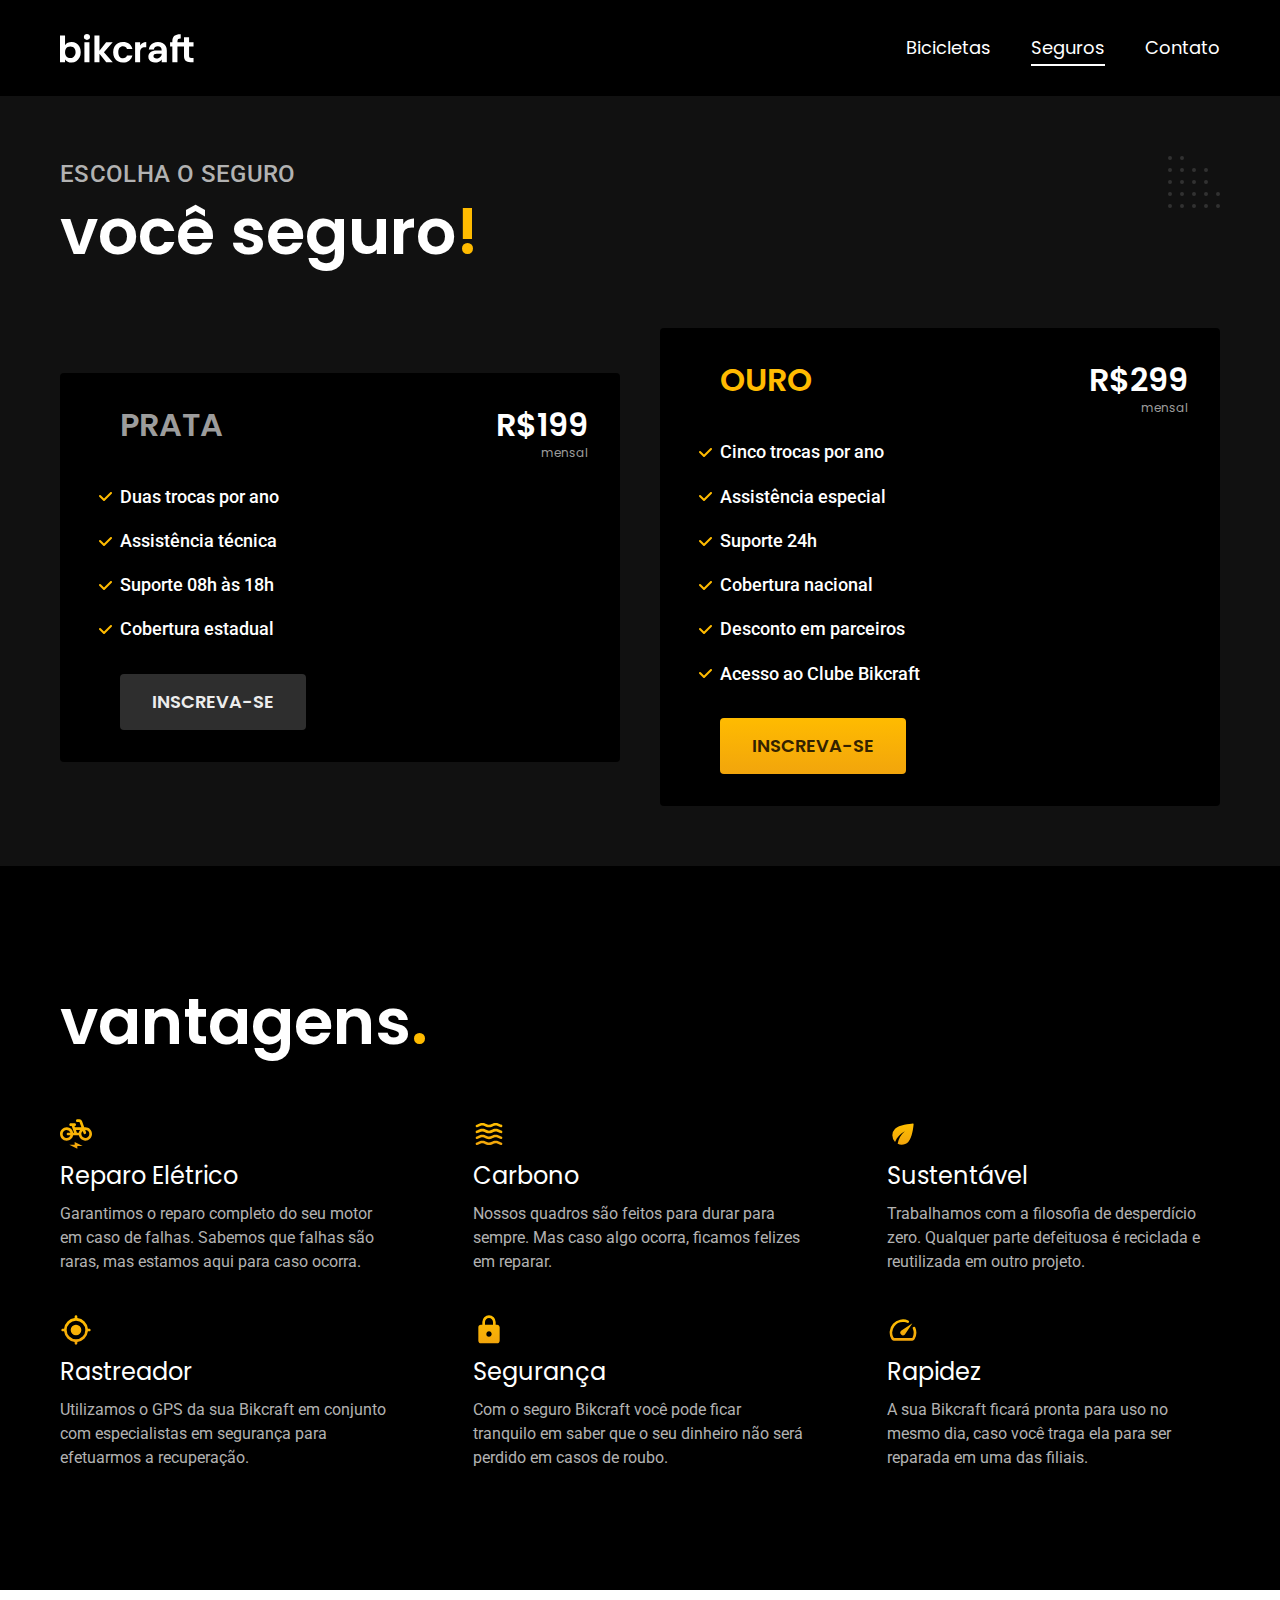
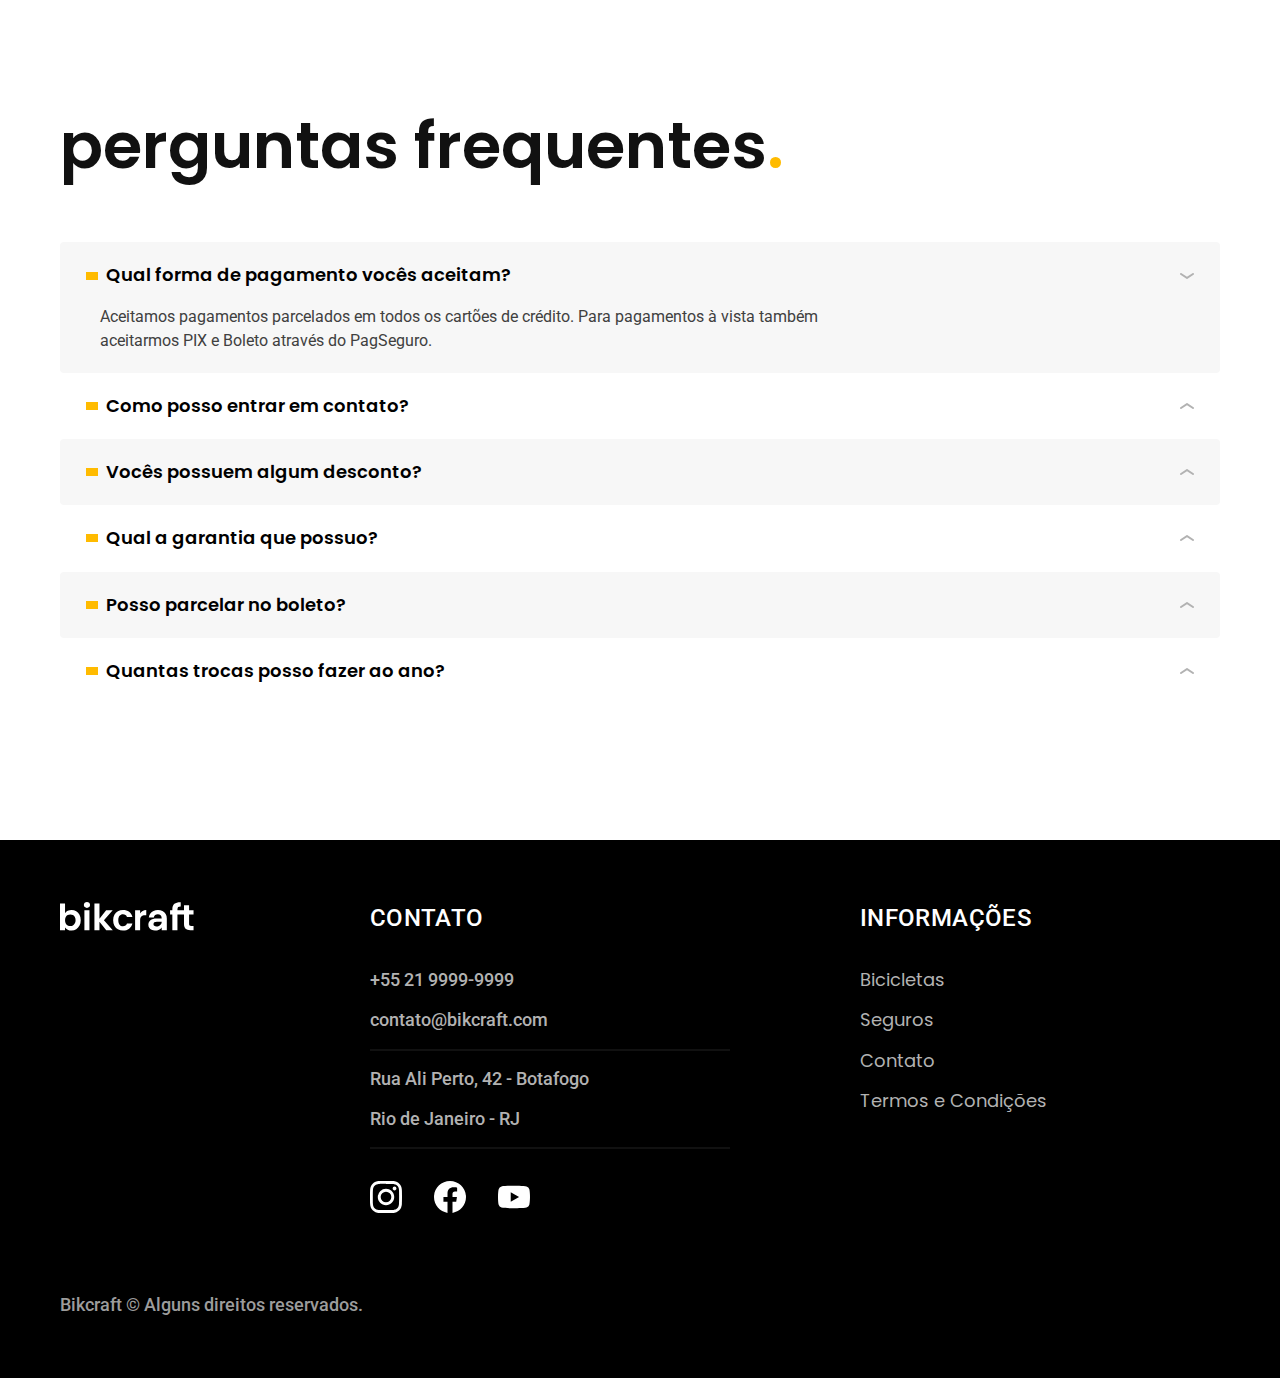
<file: seguros.html>
<!DOCTYPE html>
<html lang="pt-br">

<head>
  <meta charset="UTF-8">
  <meta name="viewport" content="width=device-width, initial-scale=1.0">

  <title>Seguros | Bikcraft</title>
  <meta name="description" content="Termos e Condições">

  <link rel="icon" href="./favicon.svg" type="image/svj+xml">
  <link rel="preload" href="./css/style.min.css" as="style">
  <link rel="stylesheet" href="./css/style.min.css">

  <link rel="preconnect" href="https://fonts.googleapis.com">
  <link rel="preconnect" href="https://fonts.gstatic.com" crossorigin>
  <link href="https://fonts.googleapis.com/css2?family=Merriweather:ital,
  wght@1,900&family=Poppins:wght@400;600&family=Roboto:wght@400;500&display=swap" rel="stylesheet">
  <script>document.documentElement.classList.add('js')</script>
</head>

<body id="seguros">
  <header class="header-bg">
    <div class="header container">

      <a href="./">
        <img src="./img/bikcraft.svg" alt="bikcraft">
      </a>

      <nav aria-label="primaria">
        <ul class="header-menu font-1-m cor-0">
          <li><a href="./bicicletas.html">Bicicletas</a></li>
          <li><a href="./seguros.html">Seguros</a></li>
          <li><a href="./contato.html">Contato</a></li>
        </ul>
      </nav>
    </div>
  </header>

  <main class="seguros-bg">
    <div class="titulo-bg">
      <div class="titulo container">
        <p class="font-2-l-b cor-5">Escolha o Seguro</p>
        <h1 class="font-1-xxl cor-0">você seguro<span class="cor-p1">!</span></h1>
      </div>
    </div>

    <div class="seguros container">

      <div class="seguros-item fadeInLeft" data-anime="200">
        <h3 class="font-1-xl cor-6">PRATA</h3>
        <span class="font-1-xl cor-0">R$199 <span class="font-1-xs cor-6">mensal</span></span>
        <ul class="font-2-m cor-0">
          <li>Duas trocas por ano</li>
          <li>Assistência técnica</li>
          <li>Suporte 08h às 18h</li>
          <li>Cobertura estadual</li>
        </ul>
        <a href="./orcamento.html?tipo=seguro&produto=prata" class="botao secundario">Inscreva-se</a>
      </div>

      <div class="seguros-item fadeInRight" data-anime="400">
        <h3 class="font-1-xl cor-p1">OURO</h3>
        <span class="font-1-xl cor-0">R$299 <span class="font-1-xs cor-6">mensal</span></span>
        <ul class="font-2-m cor-0">
          <li>Cinco trocas por ano</li>
          <li>Assistência especial</li>
          <li>Suporte 24h</li>
          <li>Cobertura nacional</li>
          <li>Desconto em parceiros</li>
          <li>Acesso ao Clube Bikcraft</li>
        </ul>
        <a href="./orcamento.html?tipo=seguro&produto=ouro" class="botao">Inscreva-se</a>
      </div>
    </div>

  </main>

  <article class="vantagens-bg">
    <div class="vantagens container">
      <h2 class="font-1-xxl cor-0">vantagens<span class="cor-p1">.</span></h2>

      <ul>
        <li>
          <img src="./img/icones/eletrica.svg" alt="">
          <h3 class="font-1-l cor-0">Reparo Elétrico</h3>
          <p class="font-2-s cor-5">Garantimos o reparo completo do seu motor em caso de falhas.
            Sabemos que falhas são raras, mas estamos aqui para caso ocorra.</p>
        </li>

        <li>
          <img src="./img/icones/carbono.svg" alt="">
          <h3 class="font-1-l cor-0">Carbono</h3>
          <p class="font-2-s cor-5">Nossos quadros são feitos para durar para sempre.
            Mas caso algo ocorra, ficamos felizes em reparar.</p>
        </li>

        <li>
          <img src="./img/icones/sustentavel.svg" alt="">
          <h3 class="font-1-l cor-0">Sustentável</h3>
          <p class="font-2-s cor-5">Trabalhamos com a filosofia de desperdício zero.
            Qualquer parte defeituosa é reciclada e reutilizada em outro projeto.</p>
        </li>

        <li>
          <img src="./img/icones/rastreador.svg" alt="">
          <h3 class="font-1-l cor-0">Rastreador</h3>
          <p class="font-2-s cor-5">Utilizamos o GPS da sua Bikcraft em conjunto com especialistas
            em segurança para efetuarmos a recuperação.</p>
        </li>

        <li>
          <img src="./img/icones/seguro.svg" alt="">
          <h3 class="font-1-l cor-0">Segurança</h3>
          <p class="font-2-s cor-5">Com o seguro Bikcraft você pode ficar tranquilo
            em saber que o seu dinheiro não será perdido em casos de roubo.</p>
        </li>

        <li>
          <img src="./img/icones/velocidade.svg" alt="">
          <h3 class="font-1-l cor-0">Rapidez</h3>
          <p class="font-2-s cor-5">A sua Bikcraft ficará pronta para uso no mesmo dia,
            caso você traga ela para ser reparada em uma das filiais.</p>
        </li>
      </ul>
    </div>
  </article>

  <article class="perguntas container">
    <h2 class="font-1-xxl">perguntas frequentes<span class="cor-p1">.</span></h2>

    <dl>
      <div>
        <dt><button class="font-1-m-b" aria-controls="pergunta1" aria-expanded="true">Qual forma de pagamento vocês aceitam?</button></dt>
        <dd id="pergunta1" class="font-2-s cor-9 ativa">Aceitamos pagamentos parcelados em todos os cartões de crédito.
          Para pagamentos à vista também aceitarmos PIX e Boleto através do PagSeguro.</dd>
      </div>

      <div>
        <dt><button class="font-1-m-b" aria-controls="pergunta2" aria-expanded="false">Como posso entrar em contato?</button></dt>
        <dd id="pergunta2" class="font-2-s cor-9">Aceitamos pagamentos parcelados em todos os cartões de crédito.
          Para pagamentos à vista também aceitarmos PIX e Boleto através do PagSeguro.</dd>
      </div>

      <div>
        <dt><button class="font-1-m-b" aria-controls="pergunta3" aria-expanded="false">Vocês possuem algum desconto?</button></dt>
        <dd id="pergunta3" class="font-2-s cor-9">Aceitamos pagamentos parcelados em todos os cartões de crédito.
          Para pagamentos à vista também aceitarmos PIX e Boleto através do PagSeguro.</dd>
      </div>

      <div>
        <dt><button class="font-1-m-b" aria-controls="pergunta4" aria-expanded="false">Qual a garantia que possuo?</button></dt>
        <dd id="pergunta4" class="font-2-s cor-9">Aceitamos pagamentos parcelados em todos os cartões de crédito.
          Para pagamentos à vista também aceitarmos PIX e Boleto através do PagSeguro.</dd>
      </div>

      <div>
        <dt><button class="font-1-m-b" aria-controls="pergunta5" aria-expanded="false">Posso parcelar no boleto?</button></dt>
        <dd id="pergunta5" class="font-2-s cor-9">Aceitamos pagamentos parcelados em todos os cartões de crédito.
          Para pagamentos à vista também aceitarmos PIX e Boleto através do PagSeguro.</dd>
      </div>

      <div>
        <dt><button class="font-1-m-b" aria-controls="pergunta6" aria-expanded="false">Quantas trocas posso fazer ao ano?</button></dt>
        <dd id="pergunta6" class="font-2-s cor-9">Aceitamos pagamentos parcelados em todos os cartões de crédito.
          Para pagamentos à vista também aceitarmos PIX e Boleto através do PagSeguro.</dd>
      </div>
    </dl>
  </article>

  <footer class=" footer-bg">
    <div class="footer container">
      <img src="./img/bikcraft.svg" alt="bikcraft">
      <div class="footer-contato">
        <h3 class="font-2-l-b cor-0">Contato</h3>
        <ul class=" font-2-m cor-5">
          <li><a href="tel:+552199999999">+55 21 9999-9999</a></li>
          <li><a href="mailto:contato@bikcraft.com">contato@bikcraft.com</a></li>
          <li>Rua Ali Perto, 42 - Botafogo</li>
          <li>Rio de Janeiro - RJ</li>
        </ul>
        <div class="footer-redes">
          <a href="./">
            <img src="./img/redes/instagram.svg" alt="instagram">
          </a>
          <a href="./">
            <img src="./img/redes/facebook.svg" alt="facebook">
          </a>
          <a href="./">
            <img src="./img/redes/youtube.svg" alt="youtube">
          </a>
        </div>
      </div>
      <div class="footer-informacoes">
        <h3 class="font-2-l-b cor-0">Informações</h3>
        <nav>
          <ul class="font-1-m cor-5">
            <li><a href="./bicicletas.html">Bicicletas</a></li>
            <li><a href="./seguros.html">Seguros</a></li>
            <li><a href="./contato.html">Contato</a></li>
            <li><a href="./termos.html">Termos e Condições</a></li>
          </ul>
        </nav>
      </div>
      <p class="font-2-m cor-6 footer-cop">Bikcraft © Alguns direitos reservados.</p>
    </div>
  </footer>

  <script src="./js/plugins/simple-anime.js"></script>
  <script src="./js/script.js"></script>
</body>

</html>
</file>
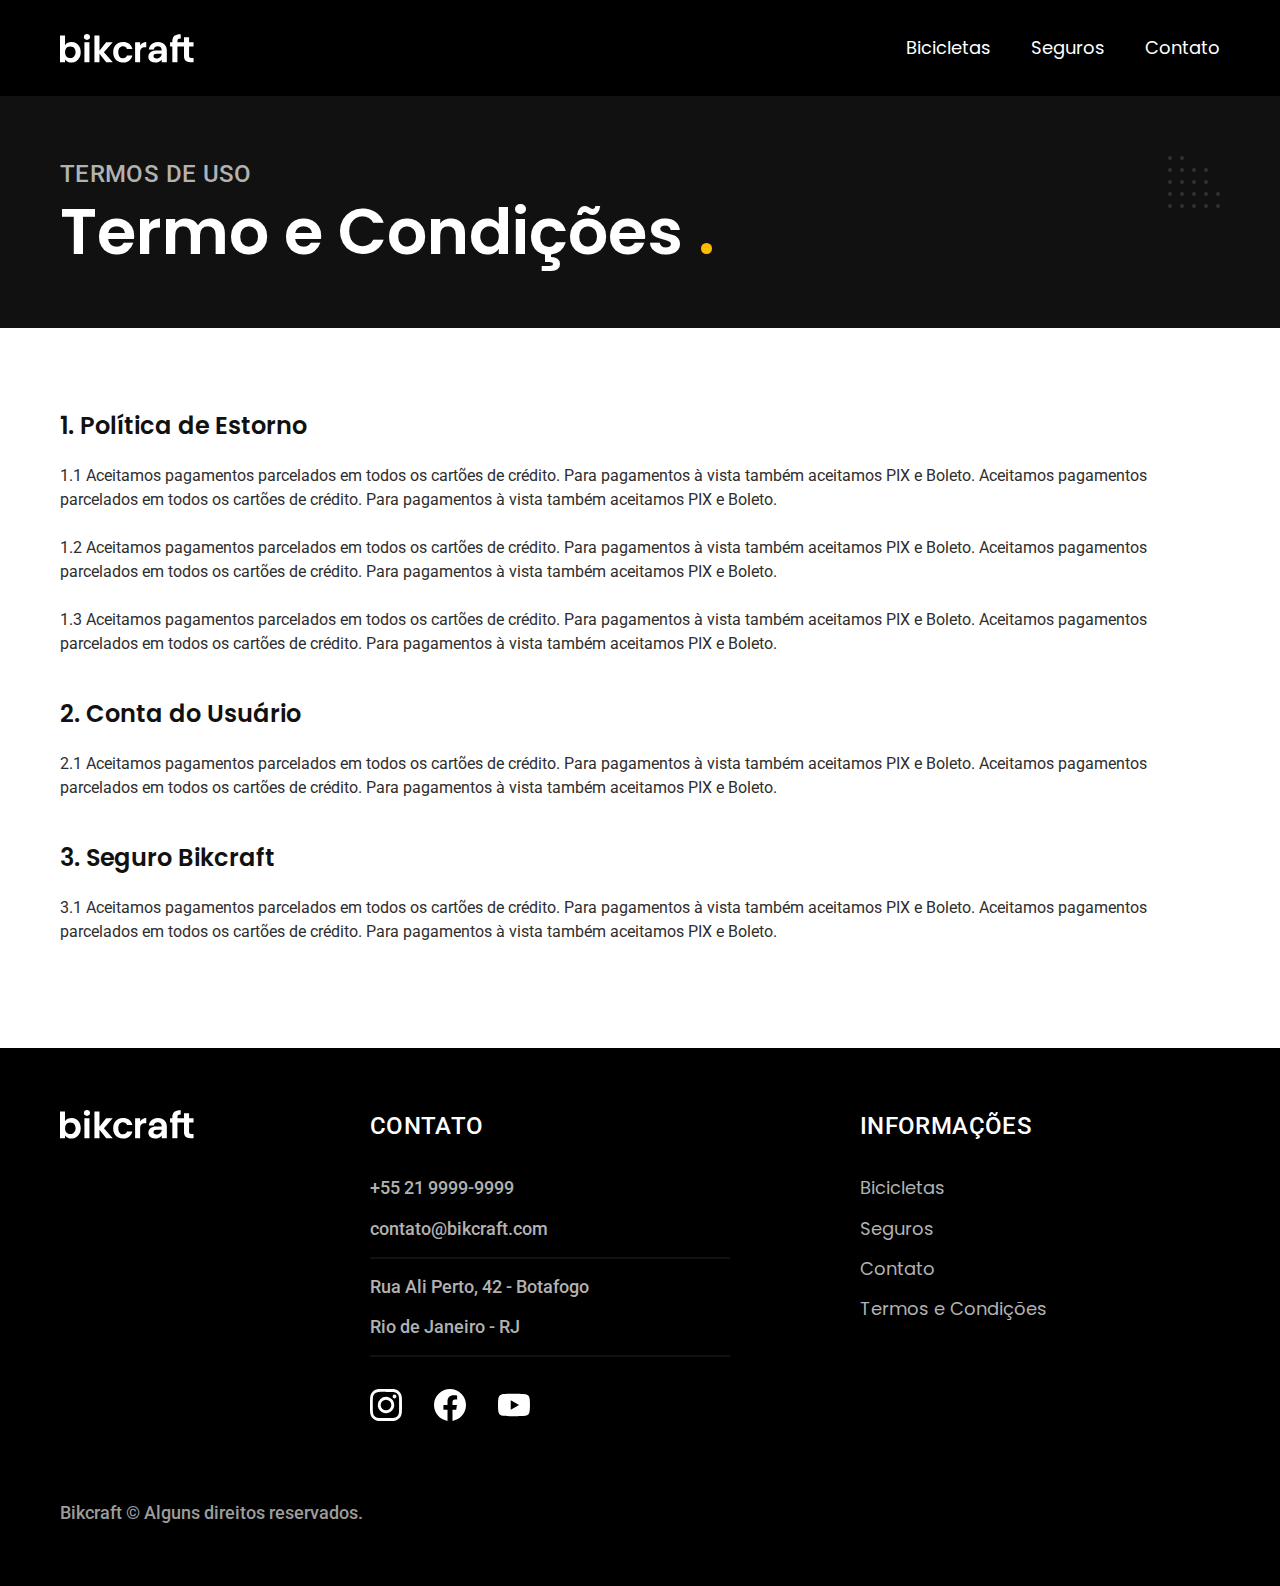
<file: termos.html>
<!DOCTYPE html>
<html lang="pt-br">

<head>
  <meta charset="UTF-8">
  <meta name="viewport" content="width=device-width, initial-scale=1.0">

  <title>Termos e Condições | Bikcraft</title>
  <meta name="description" content="Termos e Condições">

  <link rel="icon" href="./favicon.svg" type="image/svj+xml">
  <link rel="preload" href="./css/style.min.css" as="style">
  <link rel="stylesheet" href="./css/style.min.css">

  <link rel="preconnect" href="https://fonts.googleapis.com">
  <link rel="preconnect" href="https://fonts.gstatic.com" crossorigin>
  <link href="https://fonts.googleapis.com/css2?family=Merriweather:ital,
  wght@1,900&family=Poppins:wght@400;600&family=Roboto:wght@400;500&display=swap" rel="stylesheet">
  <script>document.documentElement.classList.add('js')</script>
</head>

<body id="termos">
  <header class="header-bg">
    <div class="header container">

      <a href="./">
        <img src="./img/bikcraft.svg" alt="bikcraft">
      </a>

      <nav aria-label="primaria">
        <ul class="header-menu font-1-m cor-0">
          <li><a href="./bicicletas.html">Bicicletas</a></li>
          <li><a href="./seguros.html">Seguros</a></li>
          <li><a href="./contato.html">Contato</a></li>
        </ul>
      </nav>
    </div>
  </header>

  <main>
    <div class="titulo-bg">
      <div class="titulo container">
        <p class="font-2-l-b cor-5">Termos de Uso</p>
        <h1 class="font-1-xxl cor-0">Termo e Condições <span class="cor-p1">.</span></h1>
      </div>
    </div>

    <div class="termos font-2-s cor-10 container">
      <h2 class="font-1-l cor-11">1. Política de Estorno</h2>
      <p>1.1 Aceitamos pagamentos parcelados em todos os cartões de crédito. Para pagamentos à vista também aceitamos PIX e Boleto.
        Aceitamos pagamentos parcelados em todos os cartões de crédito. Para pagamentos à vista também aceitamos PIX e Boleto.</p>
      <p>1.2 Aceitamos pagamentos parcelados em todos os cartões de crédito. Para pagamentos à vista também aceitamos PIX e Boleto.
        Aceitamos pagamentos parcelados em todos os cartões de crédito. Para pagamentos à vista também aceitamos PIX e Boleto.</p>
      <p>1.3 Aceitamos pagamentos parcelados em todos os cartões de crédito. Para pagamentos à vista também aceitamos PIX e Boleto.
        Aceitamos pagamentos parcelados em todos os cartões de crédito. Para pagamentos à vista também aceitamos PIX e Boleto.</p>

      <h2 class="font-1-l cor-11">2. Conta do Usuário</h2>
      <p>2.1 Aceitamos pagamentos parcelados em todos os cartões de crédito. Para pagamentos à vista também aceitamos PIX e Boleto.
        Aceitamos pagamentos parcelados em todos os cartões de crédito. Para pagamentos à vista também aceitamos PIX e Boleto.</p>

      <h2 class="font-1-l cor-11">3. Seguro Bikcraft</h2>
      <p>3.1 Aceitamos pagamentos parcelados em todos os cartões de crédito. Para pagamentos à vista também aceitamos PIX e Boleto.
        Aceitamos pagamentos parcelados em todos os cartões de crédito. Para pagamentos à vista também aceitamos PIX e Boleto.</p>
    </div>

  </main>


  <footer class=" footer-bg">
    <div class="footer container">
      <img src="./img/bikcraft.svg" alt="bikcraft">
      <div class="footer-contato">
        <h3 class="font-2-l-b cor-0">Contato</h3>
        <ul class=" font-2-m cor-5">
          <li><a href="tel:+552199999999">+55 21 9999-9999</a></li>
          <li><a href="mailto:contato@bikcraft.com">contato@bikcraft.com</a></li>
          <li>Rua Ali Perto, 42 - Botafogo</li>
          <li>Rio de Janeiro - RJ</li>
        </ul>
        <div class="footer-redes">
          <a href="./">
            <img src="./img/redes/instagram.svg" alt="instagram">
          </a>
          <a href="./">
            <img src="./img/redes/facebook.svg" alt="facebook">
          </a>
          <a href="./">
            <img src="./img/redes/youtube.svg" alt="youtube">
          </a>
        </div>
      </div>
      <div class="footer-informacoes">
        <h3 class="font-2-l-b cor-0">Informações</h3>
        <nav>
          <ul class="font-1-m cor-5">
            <li><a href="./bicicletas.html">Bicicletas</a></li>
            <li><a href="./seguros.html">Seguros</a></li>
            <li><a href="./contato.html">Contato</a></li>
            <li><a href="./termos.html">Termos e Condições</a></li>
          </ul>
        </nav>
      </div>
      <p class="font-2-m cor-6 footer-cop">Bikcraft © Alguns direitos reservados.</p>
    </div>
  </footer>
  <script src="./js/script.js"></script>
</body>

</html>
</file>
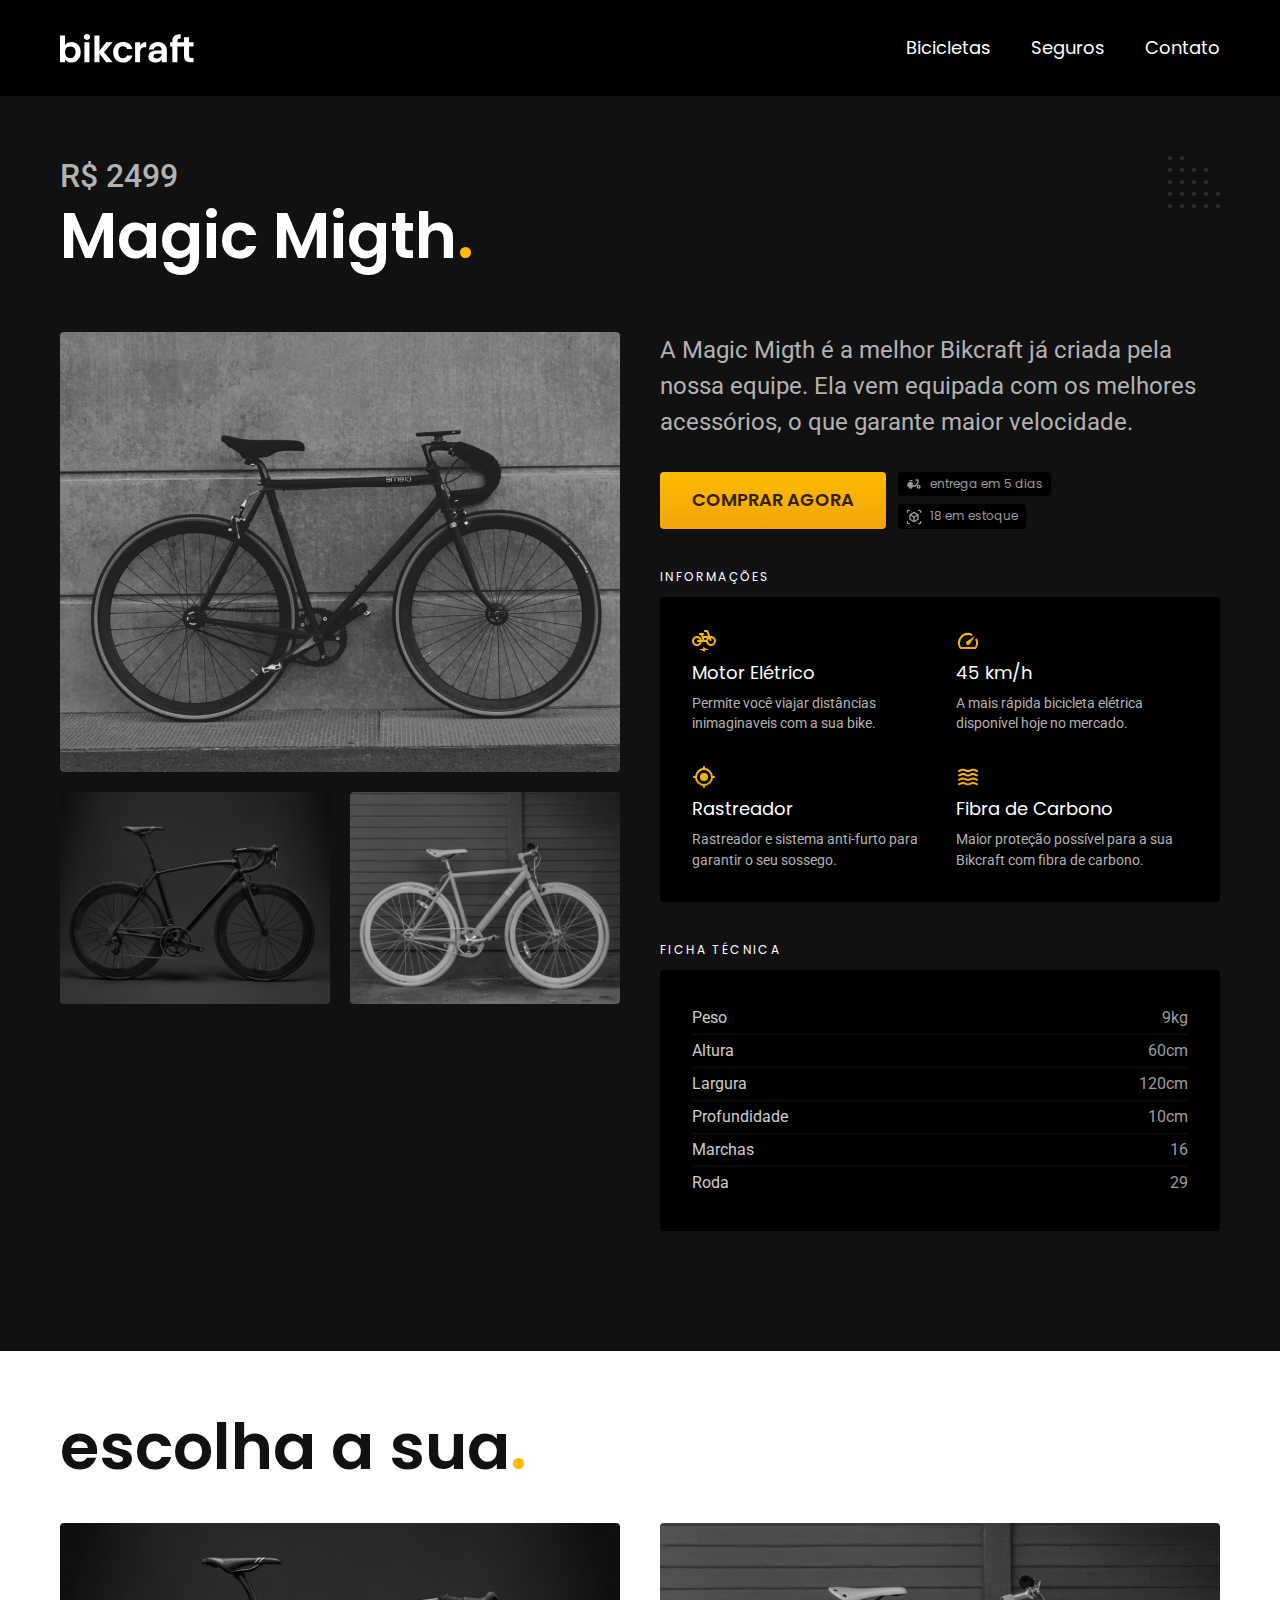
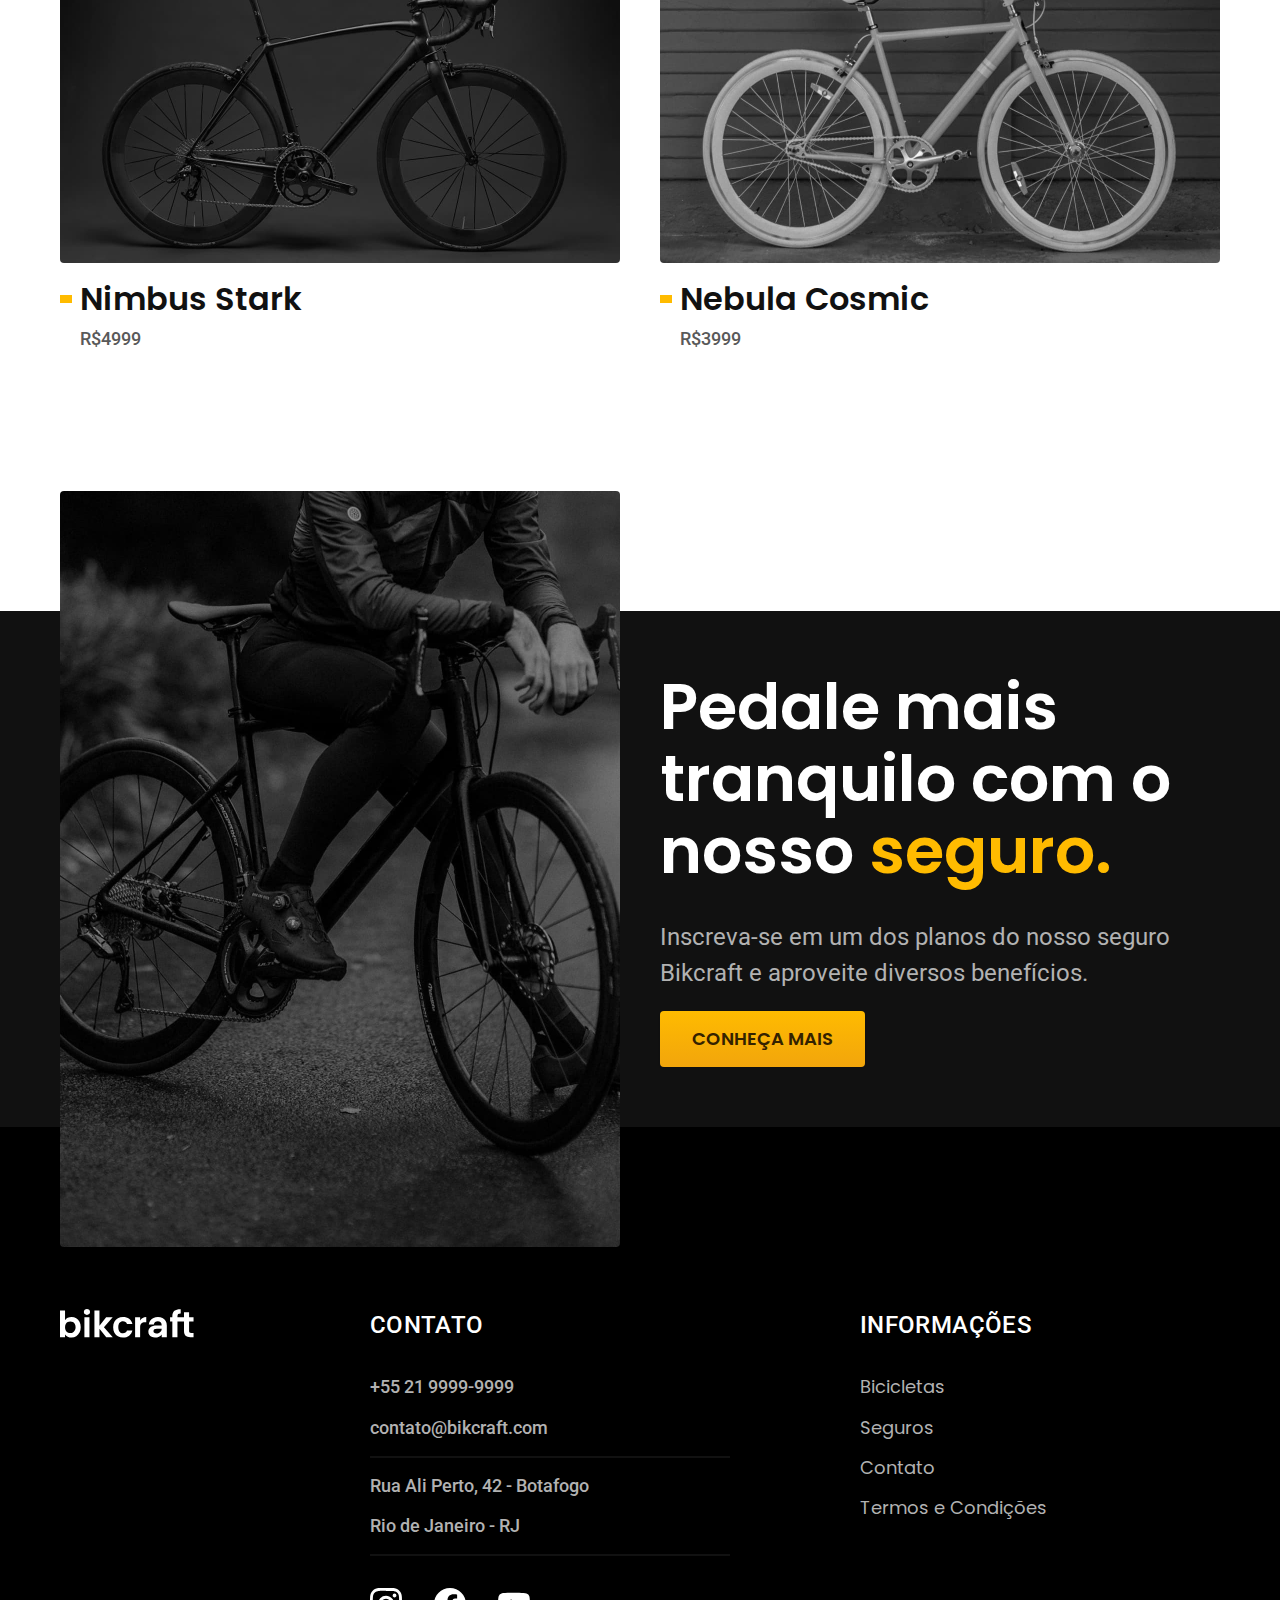
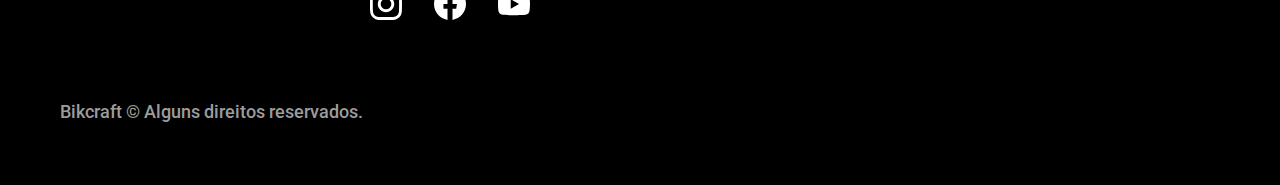
<file: bicicletas/magic.html>
<!DOCTYPE html>
<html lang="pt-br">

<head>
  <meta charset="UTF-8">
  <meta name="viewport" content="width=device-width, initial-scale=1.0">

  <title>Magic | Bikcraft</title>
  <meta name="description" content="Termos e Condições">

  <link rel="icon" href="../favicon.svg" type="image/svj+xml">
  <link rel="preload" href="../css/style.min.css" as="style">
  <link rel="stylesheet" href="../css/style.min.css">

  <link rel="preconnect" href="https://fonts.googleapis.com">
  <link rel="preconnect" href="https://fonts.gstatic.com" crossorigin>
  <link href="https://fonts.googleapis.com/css2?family=Merriweather:ital,
  wght@1,900&family=Poppins:wght@400;600&family=Roboto:wght@400;500&display=swap" rel="stylesheet">
  <script>document.documentElement.classList.add('js')</script>
</head>

<body id="bicicleta">
  <header class="header-bg">
    <div class="header container">

      <a href="../">
        <img src="../img/bikcraft.svg" alt="bikcraft">
      </a>

      <nav aria-label="primaria">
        <ul class="header-menu font-1-m cor-0">
          <li><a href="../bicicletas.html">Bicicletas</a></li>
          <li><a href="../seguros.html">Seguros</a></li>
          <li><a href="../contato.html">Contato</a></li>
        </ul>
      </nav>
    </div>
  </header>

  <main class="titulo-bg">
    <div>
      <div class="titulo container">
        <p class="font-2-xl cor-5">R$ 2499</p>
        <h1 class="font-1-xxl cor-0">Magic Migth<span class="cor-p1">.</span></h1>
      </div>
    </div>

    <div class="bicicleta container">
      <div class="bicicleta-img">
        <img src="../img/bicicleta/nimbus2.jpg" alt="Bicicleta 1">
        <img src="../img/bicicleta/nimbus1.jpg" alt="Bicicleta 2">
        <img src="../img/bicicleta/nimbus3.jpg" alt="Bicicleta 3">
      </div>
      <div class="bicicleta-conteudo">
        <p class="font-2-l cor-5">A Magic Migth é a melhor Bikcraft já criada pela nossa equipe.
          Ela vem equipada com os melhores acessórios, o que garante maior velocidade.</p>
        <div class="bicicleta-comprar">
          <a class="botao" href="../orcamento.html?tipo=bikcraft&produto=magic">Comprar Agora</a>

          <span class="font-1-xs cor-6">
            <img src="../img/icones/entrega.svg" alt="">entrega em 5 dias
          </span>

          <span class="font-1-xs cor-6">
            <img src="../img/icones/estoque.svg" alt="">18 em estoque
          </span>

        </div>

        <h2 class="font-1-xs cor-0">Informações</h2>
        <ul class="bicicletas-informacoes">
          <li>
            <img src="../img/icones/eletrica.svg" alt="">
            <h3 class="font-1-m cor-0">Motor Elétrico</h3>
            <p class="font-2-xs cor-5">Permite você viajar distâncias inimaginaveis com a sua bike.</p>
          </li>

          <li>
            <img src="../img/icones/velocidade.svg" alt="">
            <h3 class="font-1-m cor-0">45 km/h</h3>
            <p class="font-2-xs cor-5">A mais rápida bicicleta elétrica disponível hoje no mercado.</p>
          </li>

          <li>
            <img src="../img/icones/rastreador.svg" alt="">
            <h3 class="font-1-m cor-0">Rastreador</h3>
            <p class="font-2-xs cor-5">Rastreador e sistema anti-furto para garantir o seu sossego.</p>
          </li>

          <li>
            <img src="../img/icones/carbono.svg" alt="">
            <h3 class="font-1-m cor-0">Fibra de Carbono</h3>
            <p class="font-2-xs cor-5">Maior proteção possível para a sua Bikcraft com fibra de carbono.</p>
          </li>
        </ul>

        <h2 class="font-1-xs cor-0">Ficha Técnica</h2>
        <ul class="bicicletas-ficha font-2-s cor-4">
          <li>Peso <span>9kg</span></li>
          <li>Altura <span>60cm</span></li>
          <li>Largura <span>120cm</span></li>
          <li>Profundidade <span>10cm</span></li>
          <li>Marchas <span>16</span></li>
          <li>Roda <span>29</span></li>
        </ul>
      </div>
    </div>
  </main>

  <article class="bicicletas-lista container">
    <h2 class="font-1-xxl">escolha a sua<span class="cor-p1">.</span></h2>
    <ul>
      <li>
        <a href="./nimbus.html">
          <img src="../img/bicicletas/nimbus.jpg" alt="bicicleta preta">
          <h3 class="font-1-xl">Nimbus Stark</h3>
          <span class="font-2-m cor-8">R$4999</span>
        </a>
      </li>
      <li>
        <a href="./nebula.html">
          <img src="../img/bicicletas/nebula.jpg" alt="bicicleta preta">
          <h3 class="font-1-xl">Nebula Cosmic</h3>
          <span class="font-2-m cor-8">R$3999</span>
        </a>
      </li>
    </ul>
  </article>

  <article class="seguro-bg">
    <div class="seguro container">
      <div class="seguro-imagem">
        <img src="../img/fotos/seguros.jpg" alt="pessoa em cima de bike">
      </div>
      <div class="seguro-conteudo">
        <h2 class="font-1-xxl cor-0">Pedale mais tranquilo com o nosso <span class="cor-p1">seguro.</span></h2>
        <p class="font-2-l cor-5">Inscreva-se em um dos planos do nosso seguro Bikcraft e aproveite diversos benefícios.</p>
        <a class="botao" href="../seguros.html">Conheça Mais</a>
      </div>
    </div>
  </article>


  <footer class=" footer-bg">
    <div class="footer container">
      <img src="../img/bikcraft.svg" alt="bikcraft">
      <div class="footer-contato">
        <h3 class="font-2-l-b cor-0">Contato</h3>
        <ul class=" font-2-m cor-5">
          <li><a href="tel:+552199999999">+55 21 9999-9999</a></li>
          <li><a href="mailto:contato@bikcraft.com">contato@bikcraft.com</a></li>
          <li>Rua Ali Perto, 42 - Botafogo</li>
          <li>Rio de Janeiro - RJ</li>
        </ul>
        <div class="footer-redes">
          <a href="./">
            <img src="../img/redes/instagram.svg" alt="instagram">
          </a>
          <a href="./">
            <img src="../img/redes/facebook.svg" alt="facebook">
          </a>
          <a href="./">
            <img src="../img/redes/youtube.svg" alt="youtube">
          </a>
        </div>
      </div>
      <div class="footer-informacoes">
        <h3 class="font-2-l-b cor-0">Informações</h3>
        <nav>
          <ul class="font-1-m cor-5">
            <li><a href="../bicicletas.html">Bicicletas</a></li>
            <li><a href="../seguros.html">Seguros</a></li>
            <li><a href="../contato.html">Contato</a></li>
            <li><a href="../termos.html">Termos e Condições</a></li>
          </ul>
        </nav>
      </div>
      <p class="font-2-m cor-6 footer-cop">Bikcraft © Alguns direitos reservados.</p>
    </div>
  </footer>
  <script src="../js/script.js"></script>
</body>

</html>
</file>
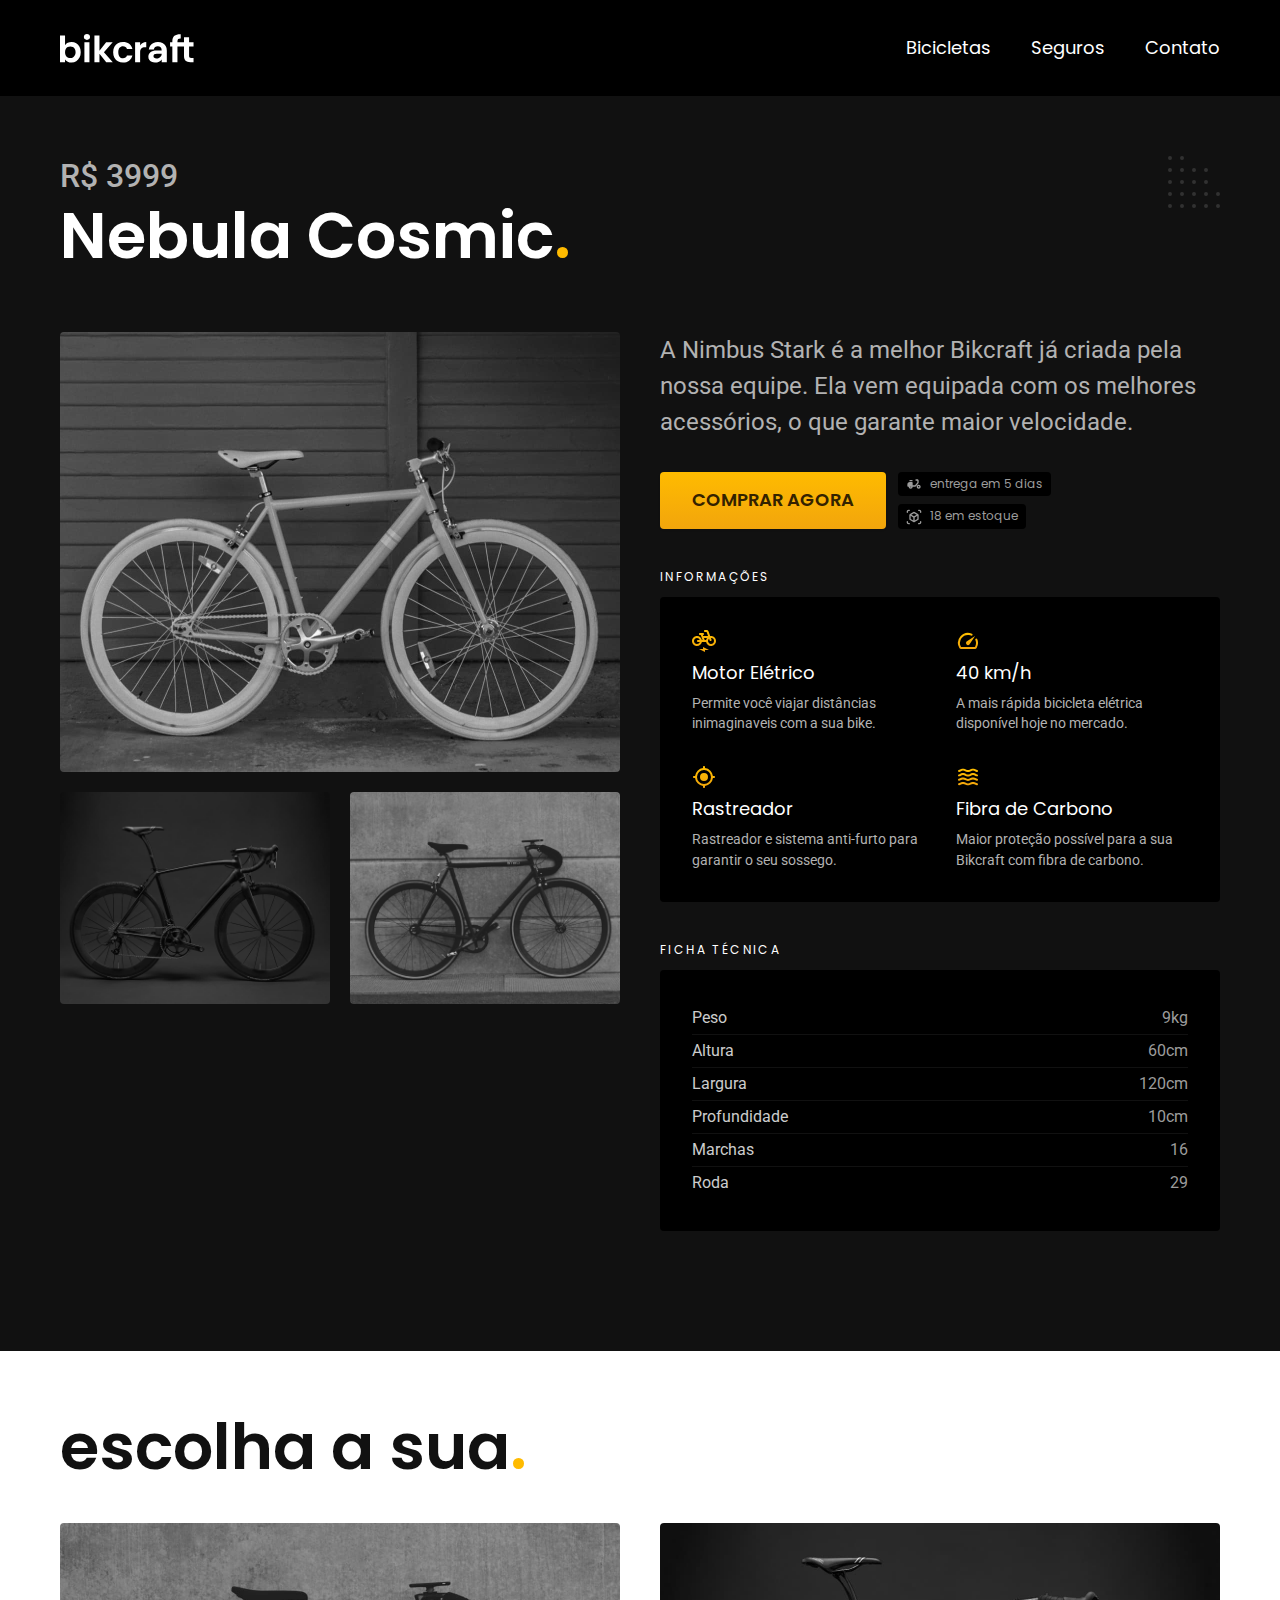
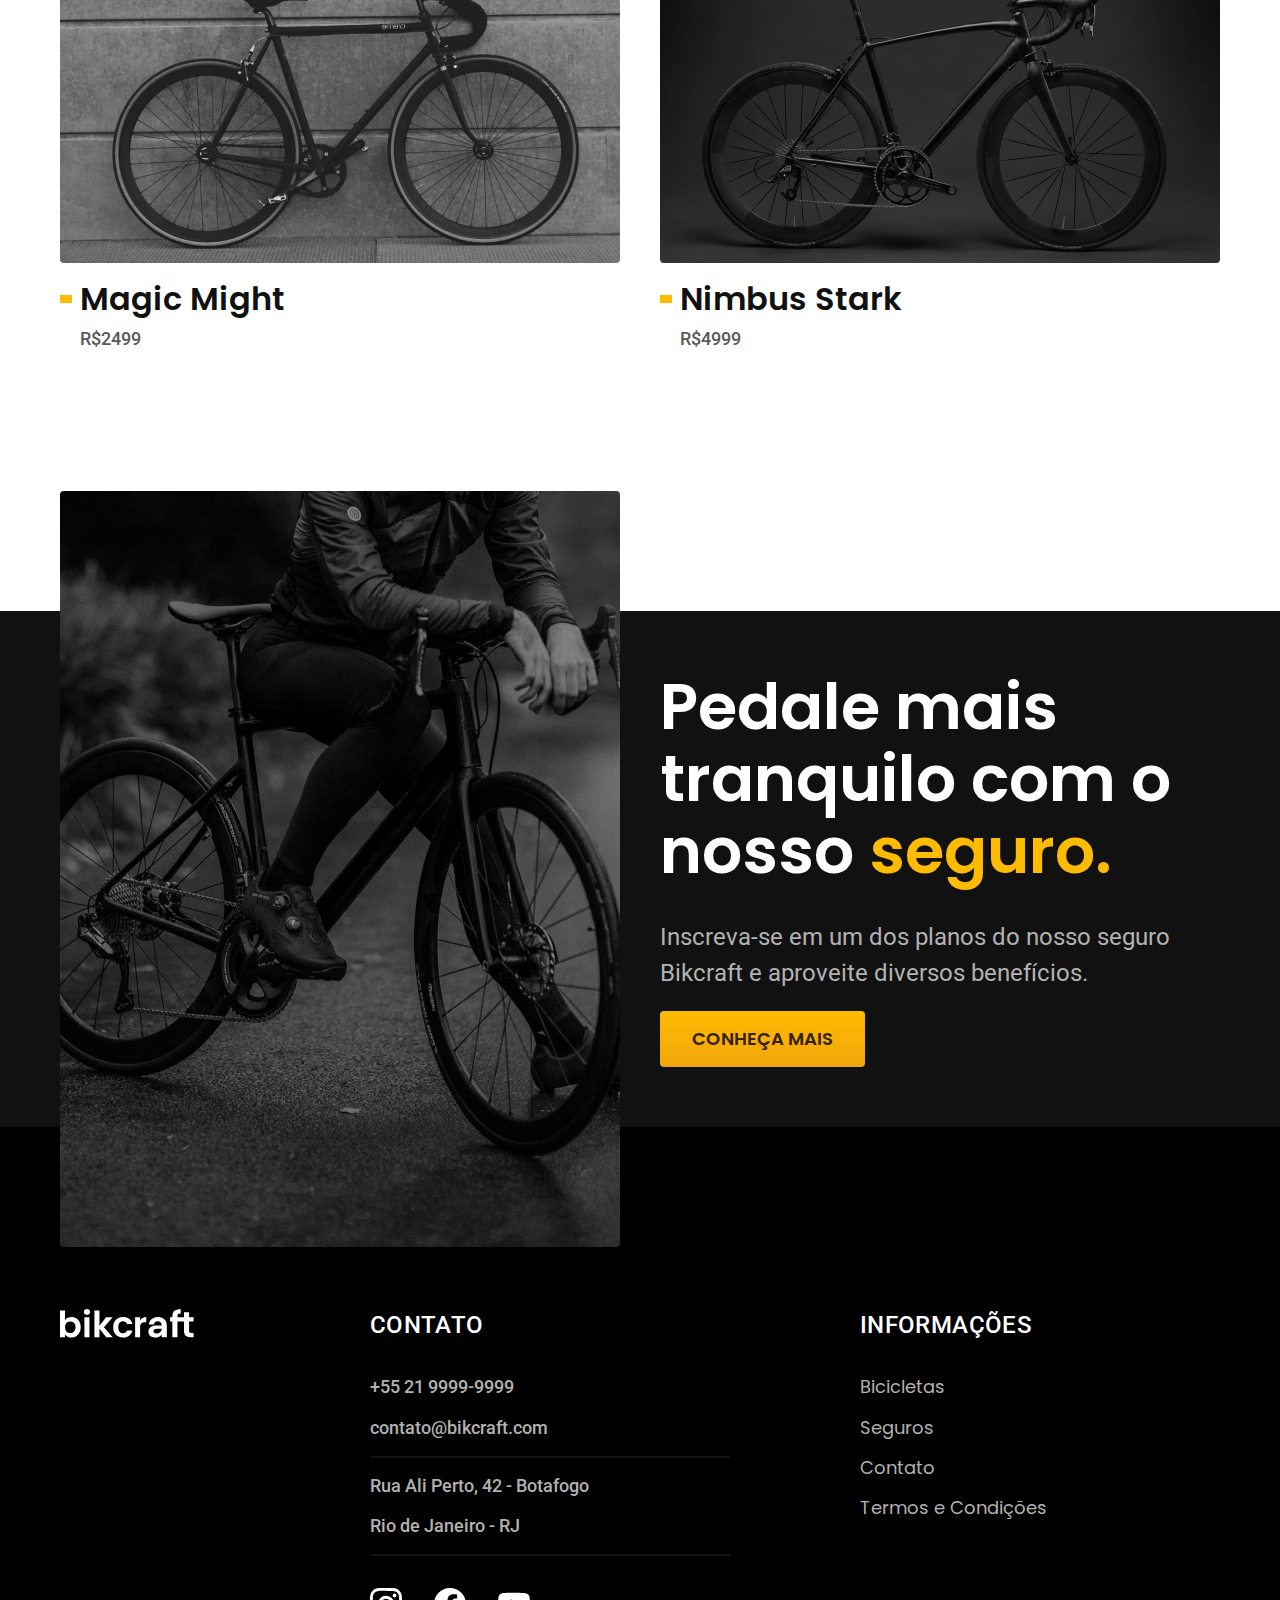
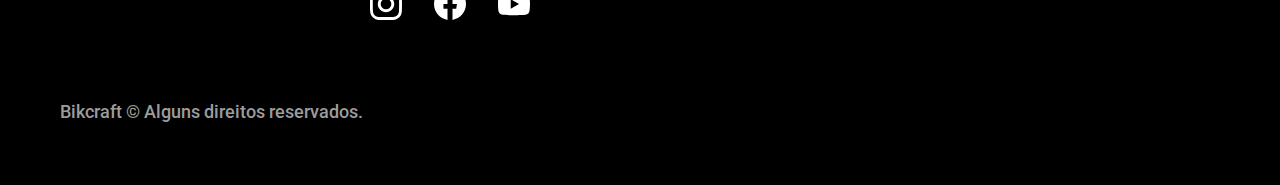
<file: bicicletas/nebula.html>
<!DOCTYPE html>
<html lang="pt-br">

<head>
  <meta charset="UTF-8">
  <meta name="viewport" content="width=device-width, initial-scale=1.0">

  <title>Nebula | Bikcraft</title>
  <meta name="description" content="Termos e Condições">

  <link rel="icon" href="../favicon.svg" type="image/svj+xml">
  <link rel="preload" href="../css/style.min.css" as="style">
  <link rel="stylesheet" href="../css/style.min.css">

  <link rel="preconnect" href="https://fonts.googleapis.com">
  <link rel="preconnect" href="https://fonts.gstatic.com" crossorigin>
  <link href="https://fonts.googleapis.com/css2?family=Merriweather:ital,
  wght@1,900&family=Poppins:wght@400;600&family=Roboto:wght@400;500&display=swap" rel="stylesheet">
  <script>document.documentElement.classList.add('js')</script>
</head>

<body id="bicicleta">
  <header class="header-bg">
    <div class="header container">

      <a href="../">
        <img src="../img/bikcraft.svg" alt="bikcraft">
      </a>

      <nav aria-label="primaria">
        <ul class="header-menu font-1-m cor-0">
          <li><a href="../bicicletas.html">Bicicletas</a></li>
          <li><a href="../seguros.html">Seguros</a></li>
          <li><a href="../contato.html">Contato</a></li>
        </ul>
      </nav>
    </div>
  </header>

  <main class="titulo-bg">
    <div>
      <div class="titulo container">
        <p class="font-2-xl cor-5">R$ 3999</p>
        <h1 class="font-1-xxl cor-0">Nebula Cosmic<span class="cor-p1">.</span></h1>
      </div>
    </div>

    <div class="bicicleta container">
      <div class="bicicleta-img">
        <img src="../img/bicicleta/nimbus3.jpg" alt="Bicicleta 1">
        <img src="../img/bicicleta/nimbus1.jpg" alt="Bicicleta 2">
        <img src="../img/bicicleta/nimbus2.jpg" alt="Bicicleta 3">
      </div>
      <div class="bicicleta-conteudo">
        <p class="font-2-l cor-5">A Nimbus Stark é a melhor Bikcraft já criada pela nossa equipe.
          Ela vem equipada com os melhores acessórios, o que garante maior velocidade.</p>
        <div class="bicicleta-comprar">
          <a class="botao" href="../orcamento.html?tipo=bikcraft&produto=nebula">Comprar Agora</a>

          <span class="font-1-xs cor-6">
            <img src="../img/icones/entrega.svg" alt="">entrega em 5 dias
          </span>

          <span class="font-1-xs cor-6">
            <img src="../img/icones/estoque.svg" alt="">18 em estoque
          </span>

        </div>

        <h2 class="font-1-xs cor-0">Informações</h2>
        <ul class="bicicletas-informacoes">
          <li>
            <img src="../img/icones/eletrica.svg" alt="">
            <h3 class="font-1-m cor-0">Motor Elétrico</h3>
            <p class="font-2-xs cor-5">Permite você viajar distâncias inimaginaveis com a sua bike.</p>
          </li>

          <li>
            <img src="../img/icones/velocidade.svg" alt="">
            <h3 class="font-1-m cor-0">40 km/h</h3>
            <p class="font-2-xs cor-5">A mais rápida bicicleta elétrica disponível hoje no mercado.</p>
          </li>

          <li>
            <img src="../img/icones/rastreador.svg" alt="">
            <h3 class="font-1-m cor-0">Rastreador</h3>
            <p class="font-2-xs cor-5">Rastreador e sistema anti-furto para garantir o seu sossego.</p>
          </li>

          <li>
            <img src="../img/icones/carbono.svg" alt="">
            <h3 class="font-1-m cor-0">Fibra de Carbono</h3>
            <p class="font-2-xs cor-5">Maior proteção possível para a sua Bikcraft com fibra de carbono.</p>
          </li>
        </ul>

        <h2 class="font-1-xs cor-0">Ficha Técnica</h2>
        <ul class="bicicletas-ficha font-2-s cor-4">
          <li>Peso <span>9kg</span></li>
          <li>Altura <span>60cm</span></li>
          <li>Largura <span>120cm</span></li>
          <li>Profundidade <span>10cm</span></li>
          <li>Marchas <span>16</span></li>
          <li>Roda <span>29</span></li>
        </ul>
      </div>
    </div>
  </main>

  <article class="bicicletas-lista container">
    <h2 class="font-1-xxl">escolha a sua<span class="cor-p1">.</span></h2>
    <ul>
      <li>
        <a href="./magic.html">
          <img src="../img/bicicletas/magic.jpg" alt="bicicleta preta">
          <h3 class="font-1-xl">Magic Might</h3>
          <span class="font-2-m cor-8">R$2499</span>
        </a>
      </li>
      <li>
        <a href="./nimbus.html">
          <img src="../img/bicicletas/nimbus.jpg" alt="bicicleta preta">
          <h3 class="font-1-xl">Nimbus Stark</h3>
          <span class="font-2-m cor-8">R$4999</span>
        </a>
      </li>
    </ul>
  </article>

  <article class="seguro-bg">
    <div class="seguro container">
      <div class="seguro-imagem">
        <img src="../img/fotos/seguros.jpg" alt="pessoa em cima de bike">
      </div>
      <div class="seguro-conteudo">
        <h2 class="font-1-xxl cor-0">Pedale mais tranquilo com o nosso <span class="cor-p1">seguro.</span></h2>
        <p class="font-2-l cor-5">Inscreva-se em um dos planos do nosso seguro Bikcraft e aproveite diversos benefícios.</p>
        <a class="botao" href="../seguros.html">Conheça Mais</a>
      </div>
    </div>
  </article>


  <footer class=" footer-bg">
    <div class="footer container">
      <img src="../img/bikcraft.svg" alt="bikcraft">
      <div class="footer-contato">
        <h3 class="font-2-l-b cor-0">Contato</h3>
        <ul class=" font-2-m cor-5">
          <li><a href="tel:+552199999999">+55 21 9999-9999</a></li>
          <li><a href="mailto:contato@bikcraft.com">contato@bikcraft.com</a></li>
          <li>Rua Ali Perto, 42 - Botafogo</li>
          <li>Rio de Janeiro - RJ</li>
        </ul>
        <div class="footer-redes">
          <a href="./">
            <img src="../img/redes/instagram.svg" alt="instagram">
          </a>
          <a href="./">
            <img src="../img/redes/facebook.svg" alt="facebook">
          </a>
          <a href="./">
            <img src="../img/redes/youtube.svg" alt="youtube">
          </a>
        </div>
      </div>
      <div class="footer-informacoes">
        <h3 class="font-2-l-b cor-0">Informações</h3>
        <nav>
          <ul class="font-1-m cor-5">
            <li><a href="../bicicletas.html">Bicicletas</a></li>
            <li><a href="../seguros.html">Seguros</a></li>
            <li><a href="../contato.html">Contato</a></li>
            <li><a href="../termos.html">Termos e Condições</a></li>
          </ul>
        </nav>
      </div>
      <p class="font-2-m cor-6 footer-cop">Bikcraft © Alguns direitos reservados.</p>
    </div>
  </footer>
  <script src="../js/script.js"></script>
</body>

</html>
</file>
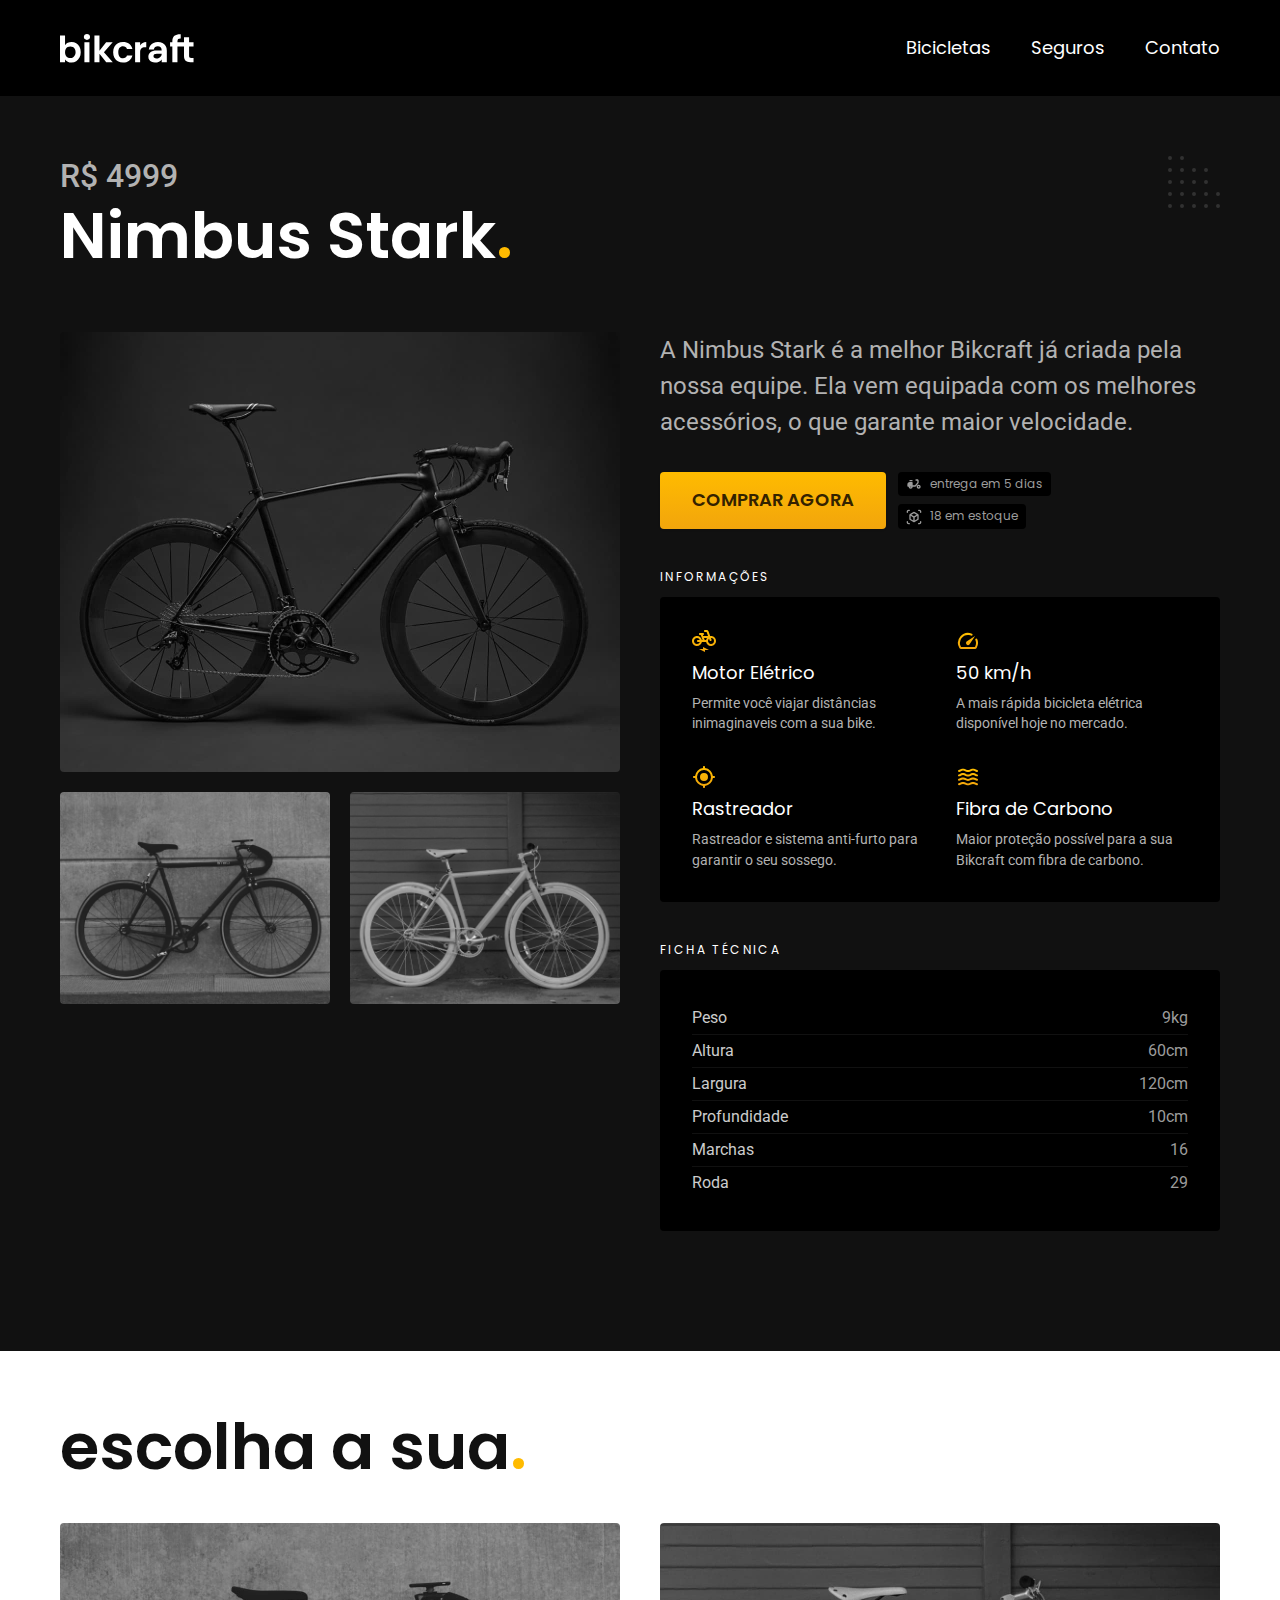
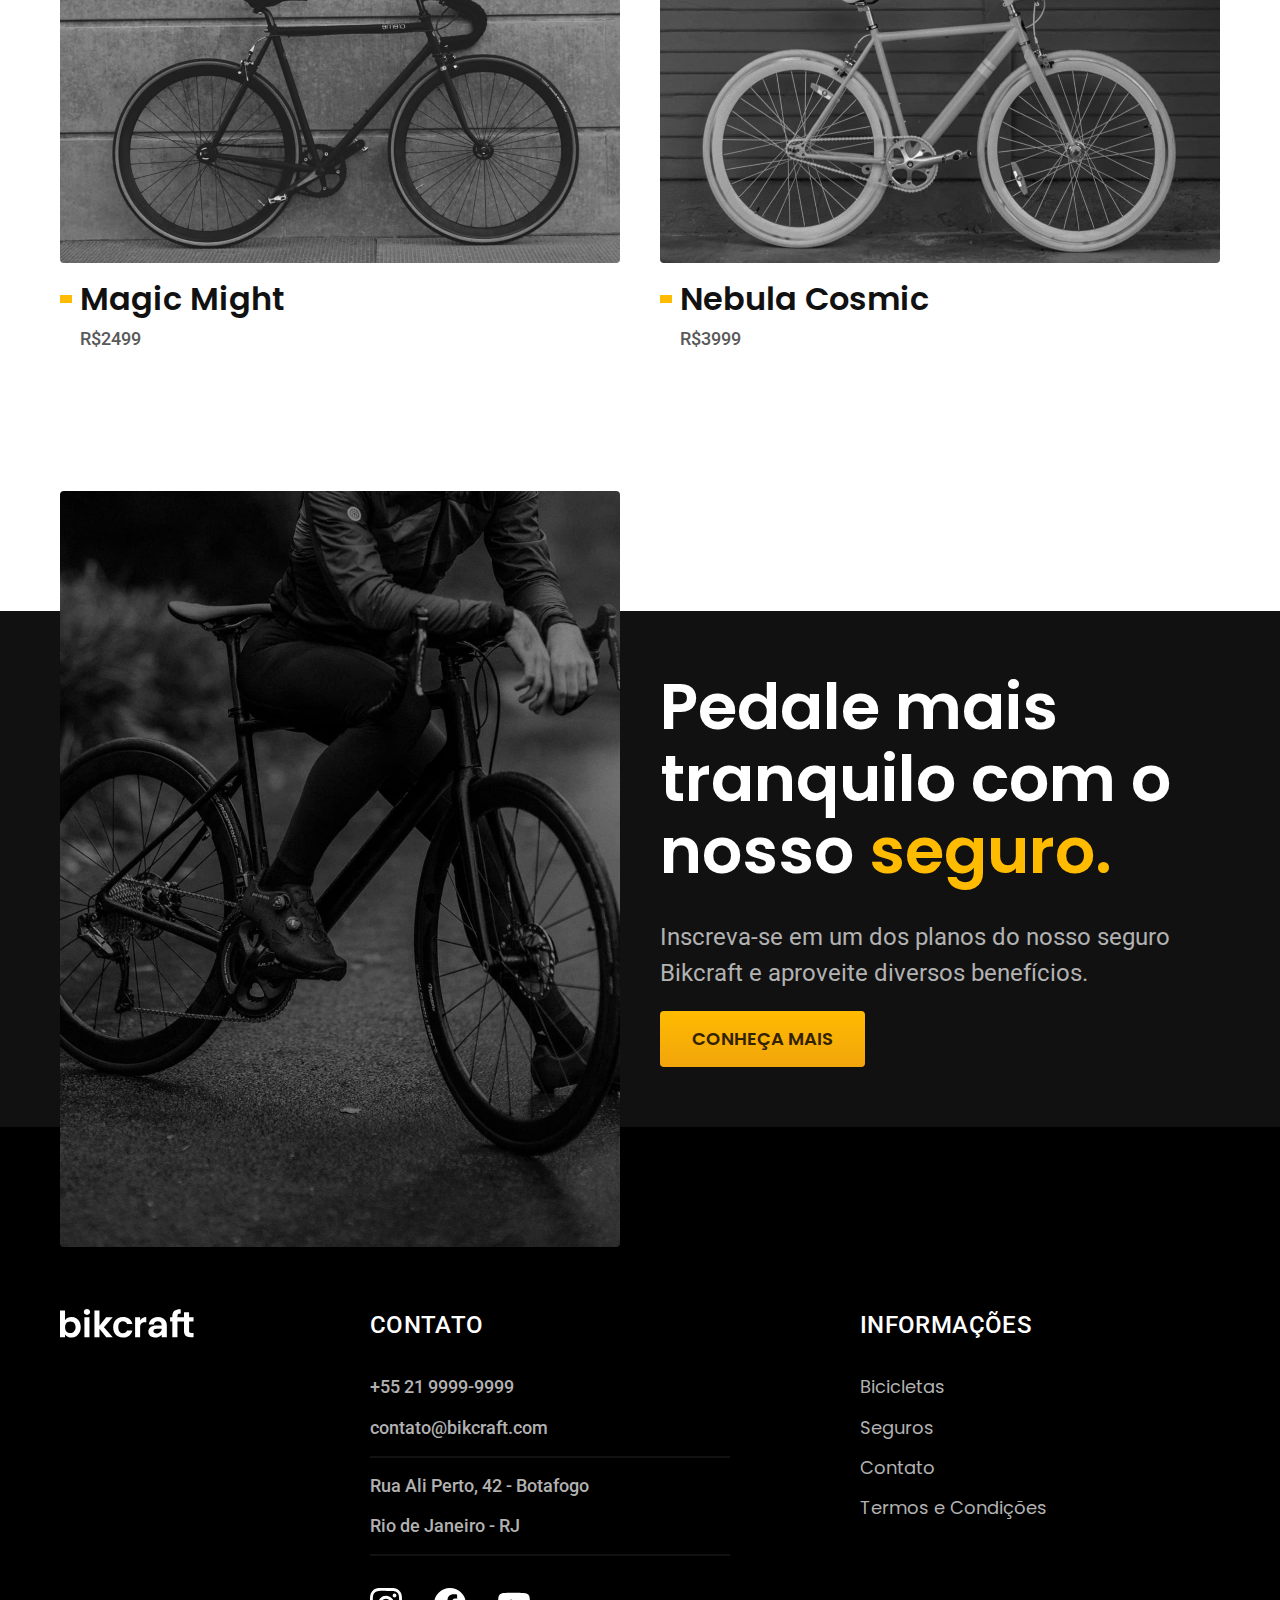
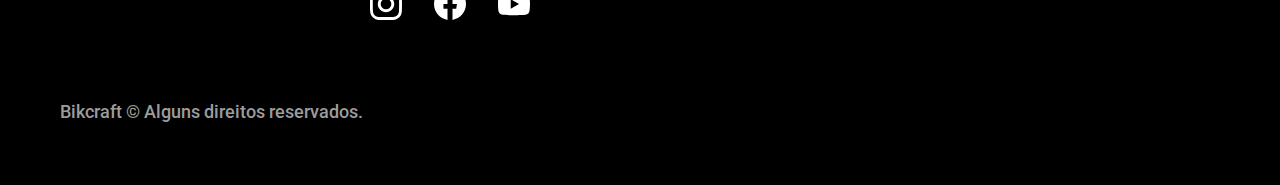
<file: bicicletas/nimbus.html>
<!DOCTYPE html>
<html lang="pt-br">

<head>
  <meta charset="UTF-8">
  <meta name="viewport" content="width=device-width, initial-scale=1.0">

  <title>Nimbus | Bikcraft</title>
  <meta name="description" content="Termos e Condições">

  <link rel="icon" href="../favicon.svg" type="image/svj+xml">
  <link rel="preload" href="../css/style.min.css" as="style">
  <link rel="stylesheet" href="../css/style.min.css">

  <link rel="preconnect" href="https://fonts.googleapis.com">
  <link rel="preconnect" href="https://fonts.gstatic.com" crossorigin>
  <link href="https://fonts.googleapis.com/css2?family=Merriweather:ital,
  wght@1,900&family=Poppins:wght@400;600&family=Roboto:wght@400;500&display=swap" rel="stylesheet">
  <script>document.documentElement.classList.add('js')</script>
</head>

<body id="bicicleta">
  <header class="header-bg">
    <div class="header container">

      <a href="../">
        <img src="../img/bikcraft.svg" alt="bikcraft">
      </a>

      <nav aria-label="primaria">
        <ul class="header-menu font-1-m cor-0">
          <li><a href="../bicicletas.html">Bicicletas</a></li>
          <li><a href="../seguros.html">Seguros</a></li>
          <li><a href="../contato.html">Contato</a></li>
        </ul>
      </nav>
    </div>
  </header>

  <main class="titulo-bg">
    <div>
      <div class="titulo container">
        <p class="font-2-xl cor-5">R$ 4999</p>
        <h1 class="font-1-xxl cor-0">Nimbus Stark<span class="cor-p1">.</span></h1>
      </div>
    </div>

    <div class="bicicleta container">
      <div class="bicicleta-img">
        <img src="../img/bicicleta/nimbus1.jpg" alt="Bicicleta 1">
        <img src="../img/bicicleta/nimbus2.jpg" alt="Bicicleta 2">
        <img src="../img/bicicleta/nimbus3.jpg" alt="Bicicleta 3">
      </div>
      <div class="bicicleta-conteudo">
        <p class="font-2-l cor-5">A Nimbus Stark é a melhor Bikcraft já criada pela nossa equipe.
          Ela vem equipada com os melhores acessórios, o que garante maior velocidade.</p>
        <div class="bicicleta-comprar">
          <a class="botao" href="../orcamento.html?tipo=bikcraft&produto=nimbus">Comprar Agora</a>

          <span class="font-1-xs cor-6">
            <img src="../img/icones/entrega.svg" alt="">entrega em 5 dias
          </span>

          <span class="font-1-xs cor-6">
            <img src="../img/icones/estoque.svg" alt="">18 em estoque
          </span>

        </div>

        <h2 class="font-1-xs cor-0">Informações</h2>
        <ul class="bicicletas-informacoes">
          <li>
            <img src="../img/icones/eletrica.svg" alt="">
            <h3 class="font-1-m cor-0">Motor Elétrico</h3>
            <p class="font-2-xs cor-5">Permite você viajar distâncias inimaginaveis com a sua bike.</p>
          </li>

          <li>
            <img src="../img/icones/velocidade.svg" alt="">
            <h3 class="font-1-m cor-0">50 km/h</h3>
            <p class="font-2-xs cor-5">A mais rápida bicicleta elétrica disponível hoje no mercado.</p>
          </li>

          <li>
            <img src="../img/icones/rastreador.svg" alt="">
            <h3 class="font-1-m cor-0">Rastreador</h3>
            <p class="font-2-xs cor-5">Rastreador e sistema anti-furto para garantir o seu sossego.</p>
          </li>

          <li>
            <img src="../img/icones/carbono.svg" alt="">
            <h3 class="font-1-m cor-0">Fibra de Carbono</h3>
            <p class="font-2-xs cor-5">Maior proteção possível para a sua Bikcraft com fibra de carbono.</p>
          </li>
        </ul>

        <h2 class="font-1-xs cor-0">Ficha Técnica</h2>
        <ul class="bicicletas-ficha font-2-s cor-4">
          <li>Peso <span>9kg</span></li>
          <li>Altura <span>60cm</span></li>
          <li>Largura <span>120cm</span></li>
          <li>Profundidade <span>10cm</span></li>
          <li>Marchas <span>16</span></li>
          <li>Roda <span>29</span></li>
        </ul>
      </div>
    </div>
  </main>

  <article class="bicicletas-lista container">
    <h2 class="font-1-xxl">escolha a sua<span class="cor-p1">.</span></h2>
    <ul>
      <li>
        <a href="./magic.html">
          <img src="../img/bicicletas/magic.jpg" alt="bicicleta preta">
          <h3 class="font-1-xl">Magic Might</h3>
          <span class="font-2-m cor-8">R$2499</span>
        </a>
      </li>
      <li>
        <a href="./nebula.html">
          <img src="../img/bicicletas/nebula.jpg" alt="bicicleta preta">
          <h3 class="font-1-xl">Nebula Cosmic</h3>
          <span class="font-2-m cor-8">R$3999</span>
        </a>
      </li>
    </ul>
  </article>

  <article class="seguro-bg">
    <div class="seguro container">
      <div class="seguro-imagem">
        <img src="../img/fotos/seguros.jpg" alt="pessoa em cima de bike">
      </div>
      <div class="seguro-conteudo">
        <h2 class="font-1-xxl cor-0">Pedale mais tranquilo com o nosso <span class="cor-p1">seguro.</span></h2>
        <p class="font-2-l cor-5">Inscreva-se em um dos planos do nosso seguro Bikcraft e aproveite diversos benefícios.</p>
        <a class="botao" href="../seguros.html">Conheça Mais</a>
      </div>
    </div>
  </article>


  <footer class=" footer-bg">
    <div class="footer container">
      <img src="../img/bikcraft.svg" alt="bikcraft">
      <div class="footer-contato">
        <h3 class="font-2-l-b cor-0">Contato</h3>
        <ul class=" font-2-m cor-5">
          <li><a href="tel:+552199999999">+55 21 9999-9999</a></li>
          <li><a href="mailto:contato@bikcraft.com">contato@bikcraft.com</a></li>
          <li>Rua Ali Perto, 42 - Botafogo</li>
          <li>Rio de Janeiro - RJ</li>
        </ul>
        <div class="footer-redes">
          <a href="./">
            <img src="../img/redes/instagram.svg" alt="instagram">
          </a>
          <a href="./">
            <img src="../img/redes/facebook.svg" alt="facebook">
          </a>
          <a href="./">
            <img src="../img/redes/youtube.svg" alt="youtube">
          </a>
        </div>
      </div>
      <div class="footer-informacoes">
        <h3 class="font-2-l-b cor-0">Informações</h3>
        <nav>
          <ul class="font-1-m cor-5">
            <li><a href="../bicicletas.html">Bicicletas</a></li>
            <li><a href="../seguros.html">Seguros</a></li>
            <li><a href="../contato.html">Contato</a></li>
            <li><a href="../termos.html">Termos e Condições</a></li>
          </ul>
        </nav>
      </div>
      <p class="font-2-m cor-6 footer-cop">Bikcraft © Alguns direitos reservados.</p>
    </div>
  </footer>
  <script src="../js/script.js"></script>
</body>

</html>
</file>
<file: css/style.min.css>
body{color:#111;margin:0;font-family:Arial,Helvetica,sans-serif}blockquote,h1,h2,h3,h4,p,ul{margin:0}ul{margin:0;padding:0;list-style:none}a{color:inherit;text-decoration:none}img{max-width:100%;height:auto;display:block}img[src$=".jpg"]{border-radius:4px}dd{margin:0}.font-1-xs{font:400 0.75rem/1.35 Poppins,sans-serif}.font-2-xs{font:400 0.875rem/1.43 Roboto,sans-serif}.font-1-s{font:400 1rem/1.5 Poppins,sans-serif}.font-2-s{font:400 1rem/1.5 Roboto,sans-serif}.font-1-m,.font-1-m-b{font:400 1.125rem/1.35 Poppins,sans-serif}.font-1-m-b{font-weight:600}.font-2-m{font:500 1.125rem/1.35 Roboto,sans-serif}.font-1-l{font:400 1.5rem/1.5 Poppins,sans-serif}.font-2-l,.font-2-l-b{font:400 1.5rem/1.5 Roboto,sans-serif}.font-2-l-b{font-weight:500;letter-spacing:.015em;text-transform:uppercase}.font-1-xl{font:600 2rem/1.25 Poppins,sans-serif}.font-2-xl{font:500 2rem/1.25 Roboto,sans-serif}.font-1-xxl{font:600 4rem/1.125 Poppins,sans-serif}@media (max-width:1200px){.font-1-xxl{font-size:3rem}.font-2-l,.font-2-l-b{font-size:1.25rem}}@media (max-width:800px){.font-1-xxl{font-size:2rem}.font-1-xl,.font-2-xl{font-size:1.5rem}}:root{--cor-0:#ffff;--cor-1:#f7f7f7;--cor-2:#ededed;--cor-3:#dedede;--cor-4:#cccccc;--cor-5:#b2b2b2;--cor-6:#9c9c9c;--cor-7:#717171;--cor-8:#595959;--cor-9:#404040;--cor-10:#2e2e2e;--cor-11:#111;--cor-12:#000000;--cor-p1:#ffbb00;--cor-p2:#e4a30b;--cor-p3:#a66f00;--cor-p4:#664400;--cor-p5:#332200}.cor-0{color:var(--cor-0)}.cor-1{color:var(--cor-1)}.cor-2{color:var(--cor-2)}.cor-3{color:var(--cor-3)}.cor-4{color:var(--cor-4)}.cor-5{color:var(--cor-5)}.cor-6{color:var(--cor-6)}.cor-7{color:var(--cor-7)}.cor-8{color:var(--cor-8)}.cor-9{color:var(--cor-9)}.cor-10{color:var(--cor-10)}.cor-11{color:var(--cor-11)}.cor-12{color:var(--cor-12)}.cor-p1{color:var(--cor-p1)}.cor-p2{color:var(--cor-p2)}.cor-p3{color:var(--cor-p3)}.cor-p4{color:var(--cor-p4)}.cor-p5{color:var(--cor-p5)}.js .fadeInDown{transform:translate3d(0,-20px,0)}.js .fadeInUp{transform:translate3d(0,20px,0)}.js .fadeInRight{transform:translate3d(20px,0,0)}.js .fadeInLeft{transform:translate3d(-20px,0,0)}.js [data-anime]{opacity:0}.js .anime{opacity:1;transform:none;transition:transform .8s,opacity .8s}.header-bg{background-color:var(--cor-12)}.header{display:flex;flex-wrap:wrap;gap:20px;justify-content:space-between;align-items:center;padding-top:20px;padding-bottom:20px}.header-menu{display:flex;flex-wrap:wrap;gap:40px}.header-menu a{display:inline-block;padding:16px 0;position:relative}.header-menu a:after{content:"";display:block;height:2px;width:0%;background:var(--cor-0);margin-top:4px;transition:.3s;position:absolute}.header-menu a.ativo::after,.header-menu a:hover::after{width:100%}@media (max-width:800px){.header-menu{gap:20px}.header-menu a{background:var(--cor-11);padding:12px 16px;border-radius:4px}.header-menu a:hover{background-color:var(--cor-10)}.header a::after{display:none}}@media (max-width:600px){.header-menu{gap:12px}.header-menu a{padding:8px 12px;font-size:14px}}.footer-bg{background-color:var(--cor-12)}.footer{display:grid;grid-template-columns:3fr 5fr 4fr;gap:40px;padding-top:60px;padding-bottom:60px}.footer h3{margin-bottom:32px}.footer-contato ul{margin-bottom:32px}.footer-contato li:nth-child(2n):after{content:"";display:block;max-width:360px;height:2px;background:var(--cor-11);margin-top:16px}.footer li{margin-bottom:16px}.footer-redes{display:flex;gap:32px}.footer a:hover{color:var(--cor-0)}.footer-cop{grid-column:1/-1;margin-top:40px}@media (max-width:800px){.footer>img{display:none}.footer{grid-template-columns:1fr 1fr}}@media (max-width:600px){.footer{grid-template-columns:1fr;gap:60px}.footer-cop{margin-top:0}}.container{max-width:1200px;padding-left:20px;padding-right:20px;margin-left:auto;margin-right:auto;box-sizing:border-box}.botao{display:inline-block;padding:16px 32px;background:linear-gradient(#fb0,#f2a50c);border-radius:4px;box-shadow:0 1px 2px rgba(0,0,0,.1);text-transform:uppercase;color:var(--cor-p5);font-size:18px;font:600 1.125rem/1.35 Poppins,sans-serif;max-width:max-content;border:none;cursor:pointer}.botao:hover{background:linear-gradient(#ffb60d,#e59317)}.botao.secundario{background:var(--cor-10);color:var(--cor-2)}.botao.secundario:hover{background:var(--cor-9)}.botao.seta{display:flex;align-items:center}.botao.seta::after{content:"";display:inline-block;width:18px;height:10px;margin-left:12px;background:url(../img/icones/seta.svg);transition:transform .2s}.botao.seta:hover::after{transform:translateX(4px)}.link{display:inline-block;color:var(--cor-p1);font:500 1.5rem/1.5 Poppins,sans-serif;text-transform:uppercase}.link::after{content:"";display:block;width:100%;height:4px;background-color:currentColor}.link:hover{color:var(--cor-0)}@media (max-width:600px){.botao a{padding:12px 16px;font-size:1rem}}.titulo-bg{padding-top:60px;padding-bottom:60px;background-color:var(--cor-11)}.titulo{background:url(../img/dec/top-right.svg) no-repeat top right 20px}.titulo p{margin-bottom:4px}@media (max-width:800px){.titulo-bg{padding-top:40px;padding-bottom:40px}.titulo p{font-size:1rem;text-transform:lowercase;font-weight:400}}.form{display:grid;grid-template-columns:1fr 1fr;gap:20px}.form label{display:block;font:400 1rem/1.5 Poppins,sans-serif}.form .col-2{grid-column:span 2}.form input[type=email],.form input[type=text],.form textarea{font:400 1rem/1.5 Roboto,sans-serif;background:var(--cor-1);border:1px solid var(--cor-2);padding:12px;border-radius:4px;width:100%;box-sizing:border-box}.form input[type=email]:focus,.form input[type=text]:focus,.form textarea:focus{outline:0;border-color:var(--cor-p1);background:var(--cor-0);box-shadow:0 0 0 2px #fea}@media (max-width:600px){.form{grid-template-columns:1fr}.form col-2{grid-column:1}}.introducao-bg{background:var(--cor-12) url(../img/dec/bottom-left.svg) no-repeat bottom 160px left 20px;box-shadow:inset 0 -120px var(--cor-0)}.introducao{display:grid;grid-template-columns:1fr 1fr;gap:0 40px}.introducao-conteudo{align-self:end;padding-bottom:200px}.introducao img{height:100%;object-fit:cover;border-radius:4px}.introducao h1{margin-bottom:32px}.introducao p{margin-bottom:20px}@media (max-width:800px){.introducao-bg{background:var(--cor-11);padding-top:40px;box-shadow:inset 0 -60px #fff}.introducao{grid-template-columns:1fr;gap:32px}.introducao-conteudo{padding-bottom:0}.introducao h1{margin-bottom:16px}.introducao img{height:300px;width:100%}}.tecnologia-bg{background:var(--cor-11);box-shadow:inset 0 120px var(--cor-0),inset 0 -120px var(--cor-0)}.tecnologia{display:grid;grid-template-columns:1fr 1fr;gap:40px}.tecnologia-img img{width:100%;height:100%;object-fit:cover;object-position:left}.tecnologia-conteudo{padding-top:160px;padding-bottom:160px}.tecnologia-conteudo>span{display:block;margin-bottom:20px}.tecnologia-conteudo h2{margin-bottom:32px}.tecnologia-conteudo>p{margin-bottom:20px}.tecnologia-conteudo a{margin-bottom:80px}.tecnologia-vantagens{display:flex;gap:40px}.tecnologia-vantagens h3{margin-bottom:8px;width:max-content}.tecnologia-vantagens img{width:24px;margin-bottom:8px}@media (max-width:800px){.tecnologia-bg{box-shadow:initial}.tecnologia{grid-template-columns:1fr}.tecnologia-conteudo{padding-top:60px;padding-bottom:60px}.tecnologia-img{display:none}.tecnologia-conteudo a{margin-bottom:60px}}@media (max-width:600px){.tecnologia-vantagens{flex-direction:column}}.parceiros{padding-top:60px;padding-bottom:120px}.parceiros h2{margin-bottom:60px}.parceiros ul{padding:0 20px;max-width:1400px;display:grid;grid-template-columns:repeat(4,1fr);margin:0 auto}.parceiros li{display:flex;padding:32px;border-left:2px solid var(--cor-2)}.parceiros img{margin:auto}.parceiros li:first-child,.parceiros li:nth-child(5){border-left:none}.parceiros li:nth-child(n+5){border-top:2px solid var(--cor-2)}@media (max-width:800px){.parceiros{padding-bottom:60px}.parceiros li{display:flex;padding:20px}.parceiros h2{margin-bottom:20px}.parceiros ul{grid-template-columns:repeat(2,1fr)}.parceiros li:nth-child(n+3){border-top:2px solid var(--cor-2)}.parceiros li:nth-child(odd){border-left:none}}.depoimento{display:grid;grid-template-columns:1fr 1fr;background-color:var(--cor-p1);overflow:hidden}.depoimento img{width:100%;height:100%;object-fit:cover;border-radius:0}.depoimento-conteudo{padding:40px 40px 80px 80px;align-self:end;background:url(../img/dec/bottom-right-p.svg) no-repeat bottom 40px right 40px}.depoimento-conteudo p{max-width:32ch;font-family:Merriweather,serif;font-weight:900;font-style:italic;margin-bottom:32px;position:relative}.depoimento p::after,.depoimento p::before{font-size:5rem;color:var(--cor-p2);position:absolute}.depoimento p::before{content:"“";left:-50px;top:-30px}.depoimento p::after{content:"”"}@media (min-width:1200px){.depoimento img{max-height:520px}}@media (max-width:800px){.depoimento{grid-template-columns:1fr;text-align:center}.depoimento img{max-height:200px}.depoimento-conteudo{padding:40px 20px;justify-self:center}}.bicicletas-lista{padding-top:60px;padding-bottom:120px}.bicicletas-lista h2{margin-bottom:40px}.bicicletas-lista ul{display:flex;gap:40px;padding:0 20px 20px 20px;max-width:1400px;margin-left:auto;margin-right:auto;overflow-x:auto}#bicicleta .bicicletas-lista ul{padding:0 0 20px 0}.bicicletas-lista li{min-width:280px}.bicicletas-lista a{display:block}.bicicletas-lista img{margin-bottom:16px}.bicicletas-lista h3{margin-bottom:8px;display:flex;align-items:center}.bicicletas-lista h3::before{content:"";display:inline-block;height:8px;width:12px;margin-right:8px;background-color:var(--cor-p1);transition:width .2s}.bicicletas-lista a:hover h3::before{width:24px}.bicicletas-lista li span{padding-left:20px}@media (max-width:800px){.bicicletas-lista{padding-bottom:60px}.bicicletas-lista ul{gap:20px}}.bicicletas-bg{background-image:linear-gradient(to right,var(--cor-0) 30%,var(--cor-11) 0)}.bicicletas{display:grid;grid-template-columns:1fr 1fr;gap:40px;padding-top:60px;padding-bottom:60px;background:url(../img/dec/top-right.svg) no-repeat top 40px right 20px}.bicicletas-img{display:grid}.bicicletas-img img{grid-area:1/1}.bicicletas-img span{grid-area:1/1;place-self:start end;margin-top:20px;background:var(--cor-12);display:inline-block;padding:8px 16px 8px 16px;border-radius:4px 0 0 4px}.bicicletas-conteudo{display:grid;grid-template-columns:1fr auto;align-content:start}.bicicletas h2,.bicicletas p{grid-column:1/-1}.bicicletas h2{margin-bottom:20px}.bicicletas h2::before{content:"";display:block;width:12px;height:8px;background-color:var(--cor-p1);margin-bottom:8px}.bicicletas p{margin-bottom:32px}.bicicletas a{place-self:end}.bicicletas li{display:flex;align-items:center}.bicicletas ul{display:grid;gap:16px}.bicicletas-conteudo img{width:24px;margin-right:8px}@media (max-width:800px){.bicicletas-bg{background-image:var(--cor-11)}.bicicletas{grid-template-columns:1fr;gap:20px;padding-top:40px;padding-bottom:40px}}@media (max-width:600px){.bicicletas-conteudo{grid-template-columns:1fr}.bicicletas ul{grid-template-columns:1fr 1fr;margin-bottom:32px;font-size:1rem}.bicicletas a{place-self:start}}.bicicleta{display:grid;grid-template-columns:1fr 1fr;align-items:start;gap:40px;padding-top:60px;padding-bottom:60px}#bicicleta .titulo p{text-transform:uppercase}.bicicleta-img{display:flex;flex-wrap:wrap;gap:20px}.bicicleta-img img{flex:1;min-width:200px}.bicicleta-img img:first-child{min-width:100%}.bicicleta-conteudo>p{margin-bottom:32px}.bicicleta-comprar{display:grid;grid-template-columns:max-content auto;align-items:center;justify-items:start;gap:8px 12px;margin-bottom:40px}.bicicleta-comprar a{grid-row:span 2}.bicicleta-comprar span{display:flex;align-items:center;background-color:var(--cor-12);gap:8px;padding:4px 8px;border-radius:4px}.bicicleta-conteudo h2{text-transform:uppercase;letter-spacing:.15rem;margin-bottom:12px}.bicicletas-ficha,.bicicletas-informacoes{padding:32px;background-color:var(--cor-12);border-radius:4px}.bicicletas-informacoes{margin-bottom:40px;display:grid;grid-template-columns:1fr 1fr;gap:32px}.bicicletas-informacoes img{max-width:24px;margin-bottom:8px}.bicicletas-informacoes h3{margin-bottom:8px}.bicicletas-ficha li{padding:4px 0;display:flex;justify-content:space-between;border-bottom:1px solid var(--cor-11)}.bicicletas-ficha li:last-child{border-bottom:none}.bicicletas-ficha span{color:var(--cor-6)}@media (max-width:200px){.bicicleta{grid-template-columns:1fr;padding-top:40px;padding-bottom:40px}.bicicletas-img{grid-row:2}}@media (max-width:400px){.bicicletas-informacoes{grid-template-columns:1fr}.bicicleta-comprar{grid-template-columns:1fr}}.seguro-bg{background-color:var(--cor-11);box-shadow:inset 0 120px var(--cor-0),inset 0 -120px var(--cor-12)}.seguro{display:grid;grid-template-columns:1fr 1fr;gap:40px}.seguro-imagem img{width:100%;height:100%;object-fit:cover}.seguro-conteudo{padding-top:180px;padding-bottom:180px}.seguro h2{margin-bottom:32px}.seguro p{margin-bottom:20px}@media (max-width:800px){.seguro{grid-template-columns:1fr}.seguro-conteudo{grid-row:1;padding-top:40px;padding-bottom:0}.seguro-bg{box-shadow:inset 0 -60px var(--cor-12)}}.seguros-bg{background:var(--cor-11)}.seguros{padding-top:60px;padding-bottom:60px;display:grid;grid-template-columns:1fr 1fr;gap:40px;align-items:center}#seguros .seguros{padding-top:0}.seguros h2{grid-column:1/-1}.seguros-item{background-color:var(--cor-12);padding:32px 32px 32px 60px;display:grid;grid-template-columns:1fr auto;border-radius:4px}.seguros-item h3{margin-bottom:40px}.seguros-item span{grid-column:2;display:block;text-align:right}.seguros-item ul{grid-column:1/-1;margin-bottom:32px}.seguros-item li{display:flex;align-items:center;position:relative}.seguros-item li+li{margin-top:20px}.seguros-item li::before{content:"";display:inline-block;width:13px;height:9px;background-image:url(../img/icones/lista.svg);position:absolute;left:-21px}.seguros-item a{grid-column:1/-1}@media (max-width:800px){.seguros{grid-template-columns:1fr}}.perguntas{padding-top:120px;padding-bottom:120px}.perguntas h2{margin-bottom:60px}.perguntas dl>div{padding:20px;border-radius:4px}.perguntas dl>div:nth-child(odd){background-color:var(--cor-1)}.perguntas button{display:grid;grid-template-columns:auto 1fr auto;align-items:center;gap:8px;cursor:pointer;border:none;background:0 0;width:100%;text-align:left}.perguntas button::before{content:"";display:inline-block;width:12px;height:8px;background-color:var(--cor-p1)}.perguntas button::after{content:"";display:inline-block;width:14px;height:6px;background-image:url(../img/icones/seta-abrir.svg);transition:.3s}.perguntas button:hover::after,.perguntas button[aria-expanded=true]::after{transform:rotate(180deg)}.js .perguntas dd{display:none}.js .perguntas dd.ativa{display:block}.perguntas dd{padding-left:20px;padding-top:16px;max-width:80ch}@media (max-width:800px){.perguntas{padding-top:60px;padding-bottom:60px}.perguntas h3{margin-bottom:40px}}.vantagens-bg{background-color:var(--cor-12)}.vantagens{padding-top:120px;padding-bottom:120px}.vantagens h2{margin-bottom:60px}.vantagens ul{display:grid;grid-template-columns:repeat(auto-fit,minmax(280px,max-content));gap:40px 80px}.vantagens h3,.vantagens img{margin-bottom:8px}@media (max-width:800px){.vantagens{padding-top:60px;padding-bottom:60px}.vantagens h2{margin-bottom:40px}.vantagens ul{gap:20px}}#contato{background:linear-gradient(var(--cor-11) 600px,var(--cor-1) 0)}.contato{display:grid;grid-template-columns:5fr 7fr}.contato-dados,.contato-formulario{padding:60px;box-shadow:0 1px 2px rgba(0,0,0,.1)}.contato-dados{border-radius:5px 0 0 5px;background:var(--cor-12) url(../img/dec/bottom-left.svg) no-repeat bottom 20px left 20px}.contato-formulario{border-radius:0 5px 5px 0;background:var(--cor-0) url(../img/dec/bottom-right.svg) no-repeat bottom 20px right 20px}.contato-dados h2{margin-bottom:60px}.contato-endereco{margin-bottom:32px;padding-left:28px;background:url("../img/icones/local.svg") no-repeat 0 2px}.contato-meios a{display:block;max-width:max-content;margin-bottom:8px;padding-left:28px}.contato-meios a:hover{color:var(--cor-0)}.contato-meios a:first-child{background:url(../img/icones/email.svg) no-repeat 0 2px}.contato-meios a:nth-child(2){margin-bottom:32px}.contato-meios a:nth-child(3){background:url(../img/icones/telefone.svg) no-repeat 0 2px;margin-bottom:60px}.contato-redes{display:flex;gap:32px;padding-left:28px}@media (max-width:800px){.contato{grid-template-columns:1fr}.contato-dados,.contato-formulario{padding:20px}.contato-dados{border-radius:5px 5px 0 0;background:var(--cor-12)}.contato-formulario{border-radius:0 0 5px 5px}.contato-dados h2,.contato-meios a:nth-child(3){margin-bottom:32px}.contato-redes{margin-bottom:12px}}.lojas{display:grid;grid-template-columns:1fr 1fr;gap:0 40px;padding-top:120px;padding-bottom:120px}.lojas h2{grid-column:1/-1;margin-bottom:60px}.lojas img{border-radius:4px 4px 0 0}.lojas-item{border-radius:4px;background:var(--cor-0);box-shadow:0 1px 2px rgba(0,0,0,.1)}.lojas-conteudo{display:grid;grid-template-columns:1fr 1fr;gap:32px 16px;padding:32px}.lojas-conteudo h3,.lojas-tempo{grid-column:1/-1}.lojas-dados{display:grid;gap:8px;border-left:2px solid var(--cor-2);padding-left:12px}.lojas-tempo{display:flex;align-items:center;gap:8px}@media (max-width:800px){.lojas{gap:20px;padding-top:60px;padding-bottom:60px}.lojas h2{margin-bottom:32px}.lojas-conteudo{grid-template-columns:1fr}}@media (max-width:600px){.lojas{grid-template-columns:1fr}}#orcamento{background:linear-gradient(var(--cor-11) 600px,var(--cor-1) 0)}.orcamento{display:grid;grid-template-columns:5fr 7fr;padding-bottom:120px}.orcamento h2{text-transform:uppercase;position:relative;display:flex;align-items:center}.orcamento h2::before{content:"";display:inline-block;width:4px;height:8px;background-color:var(--cor-p1);position:absolute;left:-12px}.orcamento-dados,.orcamento-produto{padding:60px;box-shadow:0 1px 2px rgba(0,0,0,.1)}.orcamento-produto{border-radius:5px 0 0 5px;background:var(--cor-12) url(../img/dec/bottom-left.svg) no-repeat bottom 20px left 20px;display:grid;grid-template-columns:1fr 1fr;gap:20px;align-content:start}.orcamento-produto>*{grid-column:1/-1}.orcamento-produto>label{grid-column:initial}.orcamento-produto label{font:400 1rem/1.5 Poppins,sans-serif;color:var(--cor-4);background-color:var(--cor-10);padding:12px 16px;border-radius:4px;cursor:pointer;display:grid;grid-template-columns:auto 1fr auto;align-items:center;border:1px solid var(--cor-10)}.orcamento-produto input:checked+label{background:var(--cor-0);color:var(--cor-11)}.orcamento-produto label::before{content:"";display:inline-block;box-sizing:border-box;width:12px;height:12px;border:1px solid var(--cor-6);border-radius:50%;margin-right:8px}.orcamento-produto input:checked+label::before{border-color:var(--cor-7);box-shadow:inset 0 0 0 3px var(--cor-0),inset 0 0 0 6px var(--cor-7)}.orcamento-produto label:hover{background-color:var(--cor-9);border-color:var(--cor-9)}.orcamento-produto input:focus+label{box-shadow:0 0 0 2px var(--cor-p1);border:1px solid var(--cor-12)}.orcamento-produto label span{display:none}.orcamento-produto input:checked+label span{display:inline-block}.orcamento-produto input{opacity:0;position:absolute;pointer-events:none}.orcamento-dados{border:0 5px 5px 0;background:var(--cor-0) url(../img/dec/bottom-right.svg) no-repeat bottom 20px right 20px}.orcamento-conteudo{display:none}.orcamento-conteudo h2,.orcamento-dados h2:nth-of-type(n+2){margin:20px}#bikcraft:checked~#orcamento-bikcraft,#seguro:checked~#orcamento-seguro{display:grid;gap:20px}.orcamento-detalhes{display:none;background:var(--cor-0);padding:20px;grid-template-columns:1fr 1fr;border-radius:4px;align-items:center}.orcamento-detalhes li{display:flex;align-items:center;margin-bottom:8px}.orcamento-detalhes li img{width:16px;margin-right:8px}.orcamento-produto input:checked+label+.orcamento-detalhes{display:grid}@media (max-width:1200px){.orcamento-dados,.orcamento-produto{padding:32px}}@media (max-width:800px){.orcamento{grid-template-columns:1fr}.orcamento-produto{border-radius:5px 5px 0 0;background:var(--cor-12)}.orcamento-dados{border-radius:0 0 5px 5px}}@media (max-width:400px){.orcamento-produto{grid-template-columns:1fr}}.termos{padding-top:80px;padding-bottom:80px}.termos h2{font-weight:600;margin-bottom:20px}.termos p+h2{margin-top:40px}.termos p{margin-bottom:24px}
</file>
